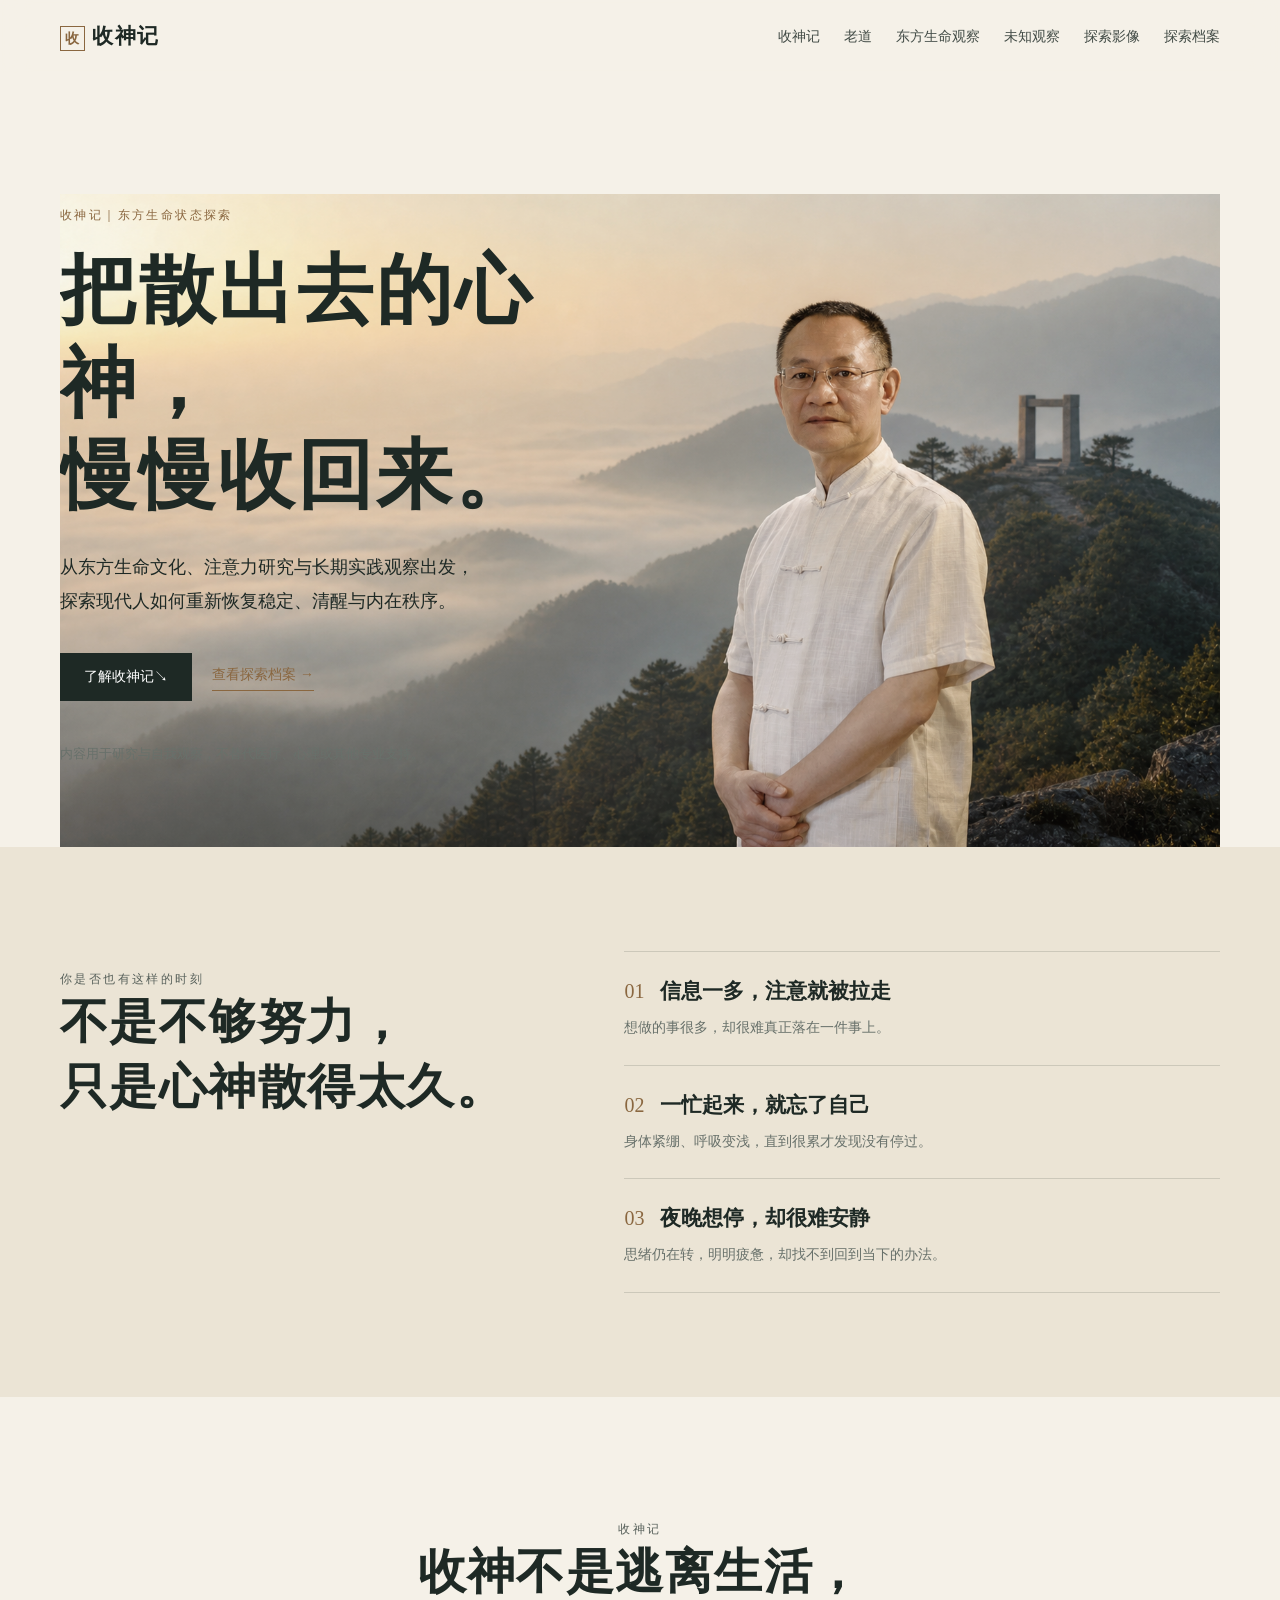
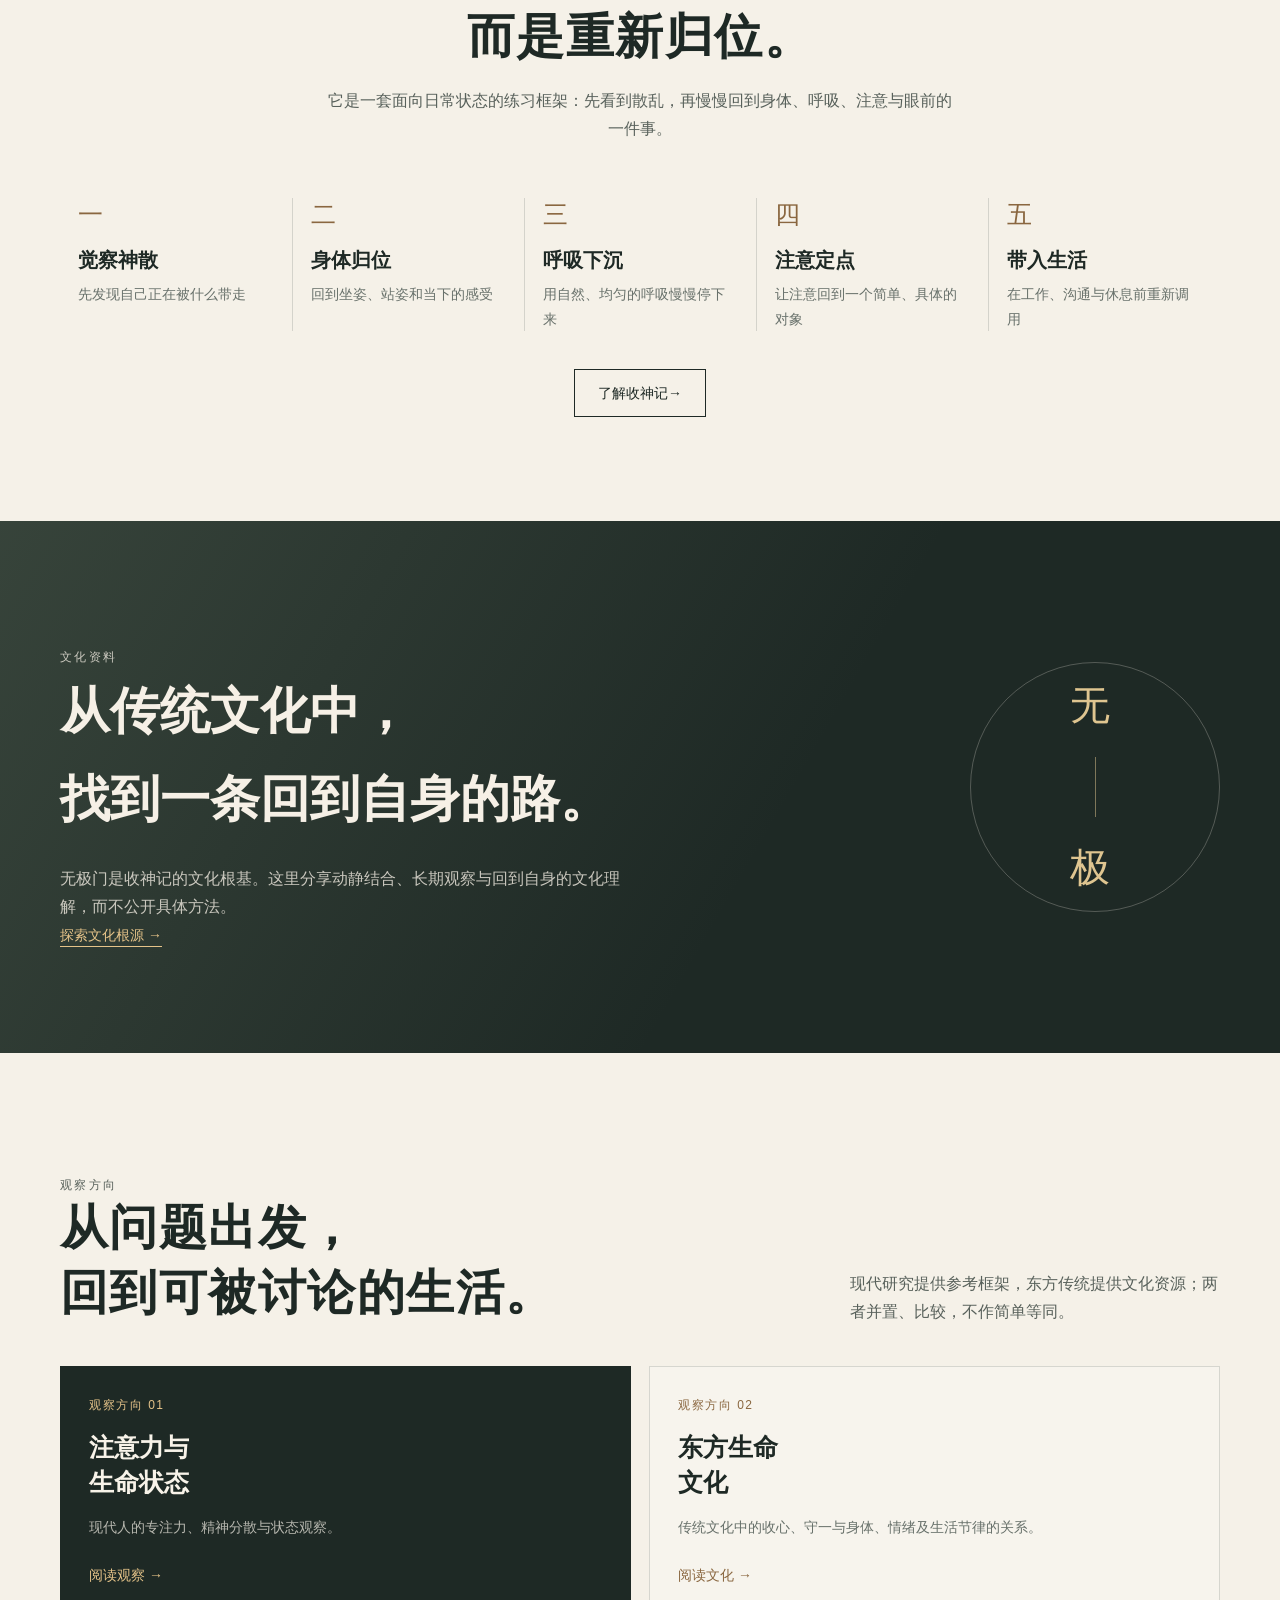
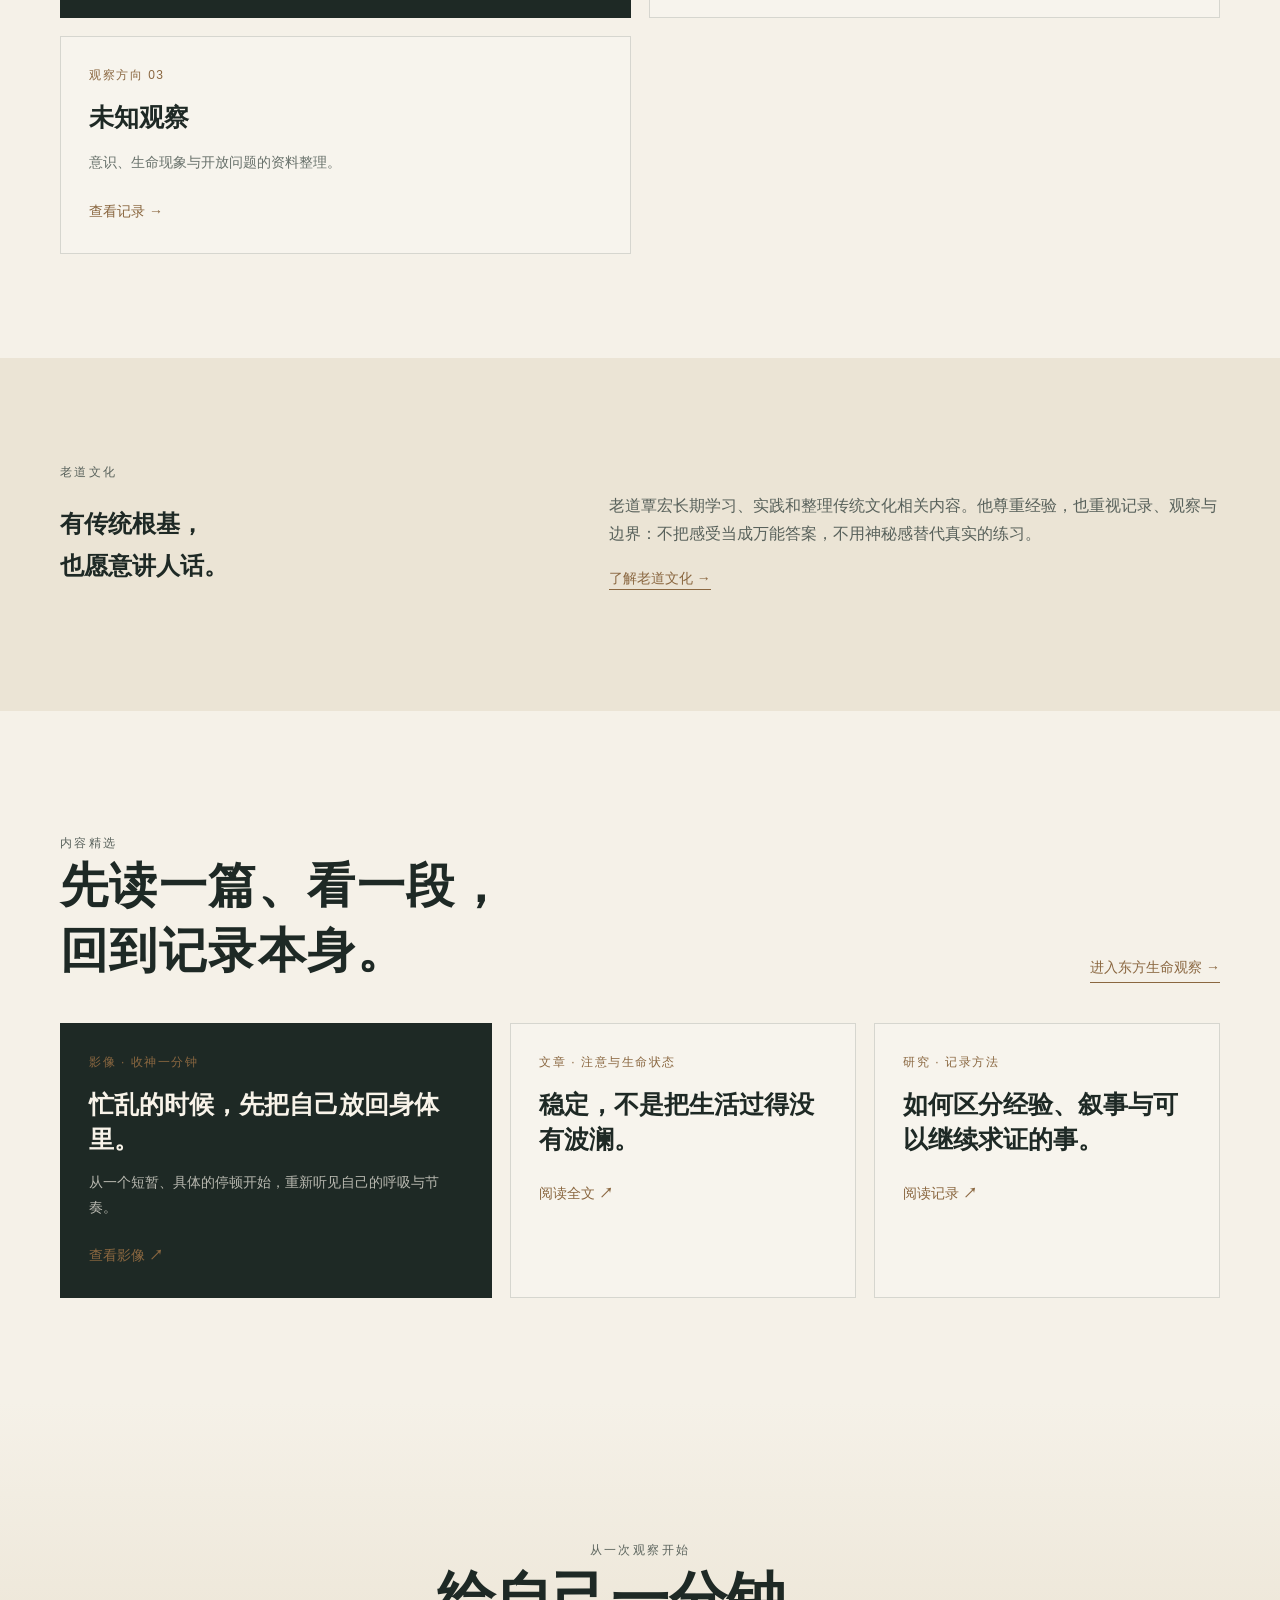
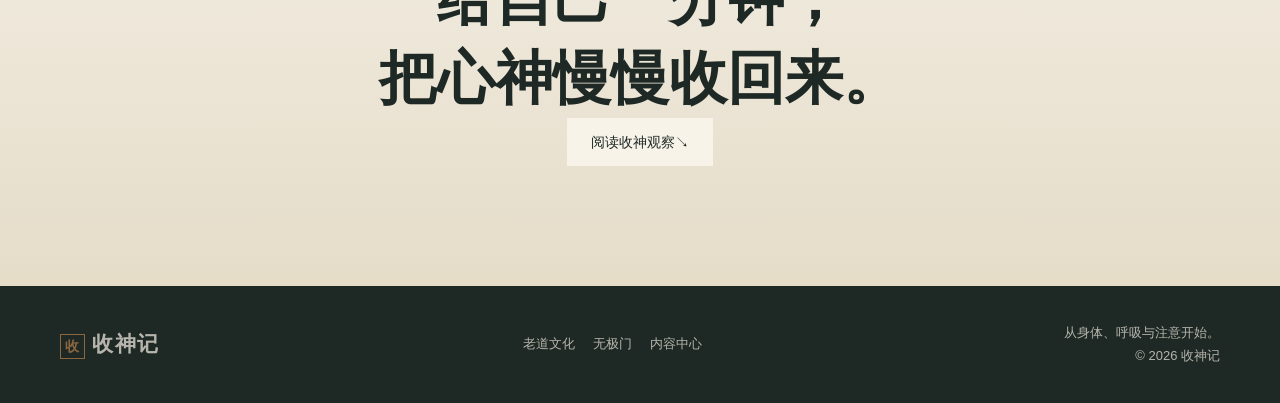
<file: index.html>
<!doctype html>
<html lang="zh-CN">
<head>
  <meta charset="utf-8">
  <meta name="viewport" content="width=device-width, initial-scale=1">
  <title>收神记｜把散出去的心神，慢慢收回来</title>
  <meta name="description" content="收神记由老道覃宏持续整理：以专注力与生命状态为观察方向，以现代研究为参考、东方传统为文化资源。">
  <meta name="author" content="收神记">
  <meta name="robots" content="index,follow">
  <link rel="canonical" href="https://shoushenji.cn/">
  <meta property="og:locale" content="zh_CN">
  <meta property="og:type" content="website">
  <meta property="og:site_name" content="收神记">
  <meta property="og:title" content="收神记｜把散出去的心神，慢慢收回来">
  <meta property="og:description" content="以专注力与生命状态为观察方向，以现代研究为参考、东方传统为文化资源。">
  <meta property="og:url" content="https://shoushenji.cn/">
  <meta property="og:image" content="https://shoushenji.cn/assets/laodao-home-hero-mountain.png">
  <meta property="og:image:alt" content="老道覃宏站在晨雾群山与远处的门前">
  <meta name="twitter:card" content="summary_large_image">
  <link rel="stylesheet" href="style.css">
  <link rel="stylesheet" href="overrides.css">
  <link rel="stylesheet" href="home-hero.css">
  <script type="application/ld+json">
  {"@context":"https://schema.org","@graph":[
    {"@type":"WebSite","@id":"https://shoushenji.cn/#website","url":"https://shoushenji.cn/","name":"收神记","inLanguage":"zh-CN"},
    {"@type":"Person","@id":"https://shoushenji.cn/#person","name":"老道覃宏","alternateName":["覃宏","老道"],"url":"https://shoushenji.cn/p/","image":"https://shoushenji.cn/assets/laodao-home-hero-mountain.png","description":"东方生命文化探索者，专注力与生命状态观察方向的长期记录者。"},
    {"@type":"WebPage","@id":"https://shoushenji.cn/#webpage","url":"https://shoushenji.cn/","name":"收神记｜把散出去的心神，慢慢收回来","isPartOf":{"@id":"https://shoushenji.cn/#website"},"about":{"@id":"https://shoushenji.cn/#person"},"inLanguage":"zh-CN"}
  ]}
  </script>
</head>
<body>
  <header class="site-header" data-header>
    <nav class="nav shell" aria-label="主导航">
      <a class="brand" href="./" aria-label="收神记首页"><span class="brand-mark">收</span><span>收神记</span></a>
      <button class="nav-toggle" type="button" data-nav-toggle aria-label="展开导航" aria-expanded="false" aria-controls="nav-links"><span>菜单</span><span class="nav-icon" aria-hidden="true"></span></button>
      <div class="nav-links" data-nav-links id="nav-links">
        <a href="shoushenji/">收神记</a><a href="p/">老道</a><a href="p/observations/">东方生命观察</a><a href="p/observations/?category=观察方法与未知观察">未知观察</a><a href="p/films/">探索影像</a><a href="p/archive/">探索档案</a>
      </div>
    </nav>
  </header>
  <main>
    <section class="hero hero--banner shell" id="top">
      <div class="hero-copy" data-reveal>
        <p class="eyebrow">收神记｜东方生命状态探索</p>
        <h1>把散出去的心神，<br>慢慢收回来。</h1>
        <p class="hero-lead">从东方生命文化、注意力研究与长期实践观察出发，探索现代人如何重新恢复稳定、清醒与内在秩序。</p>
        <div class="actions"><a class="button button-primary" href="shoushenji/">了解收神记 <span aria-hidden="true">↘</span></a><a class="text-link" href="p/archive/">查看探索档案 <span aria-hidden="true">→</span></a></div>
        <p class="hero-note">内容用于研究与自我观察，不替代医疗、心理或其他专业支持。</p>
      </div>
      <figure class="hero-portrait" data-reveal><div class="portrait-aura" aria-hidden="true"></div><img src="assets/laodao-home-hero-mountain.png" alt="老道覃宏站在晨雾群山与远处的门前" fetchpriority="high"><figcaption><span>东方生命文化探索者</span><strong>老道覃宏</strong></figcaption></figure>
    </section>
    <section class="section section-soft" aria-labelledby="state-title"><div class="shell section-grid"><div class="section-intro" data-reveal><p class="eyebrow">你是否也有这样的时刻</p><h2 id="state-title">不是不够努力，<br>只是心神散得太久。</h2></div><div class="state-list" data-reveal><article><span>01</span><h3>信息一多，注意就被拉走</h3><p>想做的事很多，却很难真正落在一件事上。</p></article><article><span>02</span><h3>一忙起来，就忘了自己</h3><p>身体紧绷、呼吸变浅，直到很累才发现没有停过。</p></article><article><span>03</span><h3>夜晚想停，却很难安静</h3><p>思绪仍在转，明明疲惫，却找不到回到当下的办法。</p></article></div></div></section>
    <section class="section shell" aria-labelledby="method-title"><div class="center-intro" data-reveal><p class="eyebrow">收神记</p><h2 id="method-title">收神不是逃离生活，<br>而是重新归位。</h2><p>它是一套面向日常状态的练习框架：先看到散乱，再慢慢回到身体、呼吸、注意与眼前的一件事。</p></div><ol class="steps" data-reveal><li><span>一</span><strong>觉察神散</strong><small>先发现自己正在被什么带走</small></li><li><span>二</span><strong>身体归位</strong><small>回到坐姿、站姿和当下的感受</small></li><li><span>三</span><strong>呼吸下沉</strong><small>用自然、均匀的呼吸慢慢停下来</small></li><li><span>四</span><strong>注意定点</strong><small>让注意回到一个简单、具体的对象</small></li><li><span>五</span><strong>带入生活</strong><small>在工作、沟通与休息前重新调用</small></li></ol><div class="center-action" data-reveal><a class="button button-outline" href="shoushenji/">了解收神记 <span aria-hidden="true">→</span></a></div></section>
    <section class="section root-section"><div class="shell root-card" data-reveal><div class="root-copy"><p class="eyebrow">文化资料</p><h2>从传统文化中，<br>找到一条回到自身的路。</h2><p>无极门是收神记的文化根基。这里分享动静结合、长期观察与回到自身的文化理解，而不公开具体方法。</p><a class="text-link" href="wuji/">探索文化根源 <span aria-hidden="true">→</span></a></div><div class="root-symbol" aria-hidden="true"><span>无</span><i></i><span>极</span></div></div></section>
    <section class="section shell" aria-labelledby="entry-title"><div class="section-heading" data-reveal><div><p class="eyebrow">观察方向</p><h2 id="entry-title">从问题出发，<br>回到可被讨论的生活。</h2></div><p>现代研究提供参考框架，东方传统提供文化资源；两者并置、比较，不作简单等同。</p></div><div class="entry-grid" data-reveal><article class="entry-card entry-card-dark"><p>观察方向 01</p><h3>注意力与<br>生命状态</h3><span>现代人的专注力、精神分散与状态观察。</span><a href="p/observations/">阅读观察 <b aria-hidden="true">→</b></a></article><article class="entry-card"><p>观察方向 02</p><h3>东方生命<br>文化</h3><span>传统文化中的收心、守一与身体、情绪及生活节律的关系。</span><a href="p/observations/">阅读文化 <b aria-hidden="true">→</b></a></article><article class="entry-card"><p>观察方向 03</p><h3>未知观察</h3><span>意识、生命现象与开放问题的资料整理。</span><a href="p/observations/?category=观察方法与未知观察">查看记录 <b aria-hidden="true">→</b></a></article></div></section>
    <section class="section section-soft" aria-labelledby="about-title"><div class="shell about-strip" data-reveal><div><p class="eyebrow">老道文化</p><h2 id="about-title">有传统根基，<br>也愿意讲人话。</h2></div><div><p>老道覃宏长期学习、实践和整理传统文化相关内容。他尊重经验，也重视记录、观察与边界：不把感受当成万能答案，不用神秘感替代真实的练习。</p><a class="text-link" href="about/">了解老道文化 <span aria-hidden="true">→</span></a></div></div></section>
    <section class="section shell" aria-labelledby="insight-title"><div class="section-heading" data-reveal><div><p class="eyebrow">内容精选</p><h2 id="insight-title">先读一篇、看一段，<br>回到记录本身。</h2></div><a class="text-link" href="p/observations/">进入东方生命观察 <span aria-hidden="true">→</span></a></div><div class="content-grid" data-reveal><article class="content-card featured-content"><span>影像 · 收神一分钟</span><h3>忙乱的时候，先把自己放回身体里。</h3><p>从一个短暂、具体的停顿开始，重新听见自己的呼吸与节奏。</p><a href="p/films/">查看影像 <b aria-hidden="true">↗</b></a></article><article class="content-card"><span>文章 · 注意与生命状态</span><h3>稳定，不是把生活过得没有波澜。</h3><a href="p/observations/">阅读全文 <b aria-hidden="true">↗</b></a></article><article class="content-card"><span>研究 · 记录方法</span><h3>如何区分经验、叙事与可以继续求证的事。</h3><a href="p/archive/">阅读记录 <b aria-hidden="true">↗</b></a></article></div></section>
    <section class="closing"><div class="shell closing-inner" data-reveal><p class="eyebrow">从一次观察开始</p><h2>给自己一分钟，<br>把心神慢慢收回来。</h2><a class="button button-light" href="shoushenji/#observation">阅读收神观察 <span aria-hidden="true">↘</span></a></div></section>
  </main>
  <footer class="footer"><div class="shell footer-grid"><a class="brand" href="./"><span class="brand-mark">收</span><span>收神记</span></a><div><a href="about/">老道文化</a><a href="wuji/">无极门</a><a href="insights/">内容中心</a></div><p>从身体、呼吸与注意开始。<br>© <span data-year></span> 收神记</p></div></footer>
  <script src="script.js"></script>
</body>
</html>
</file>
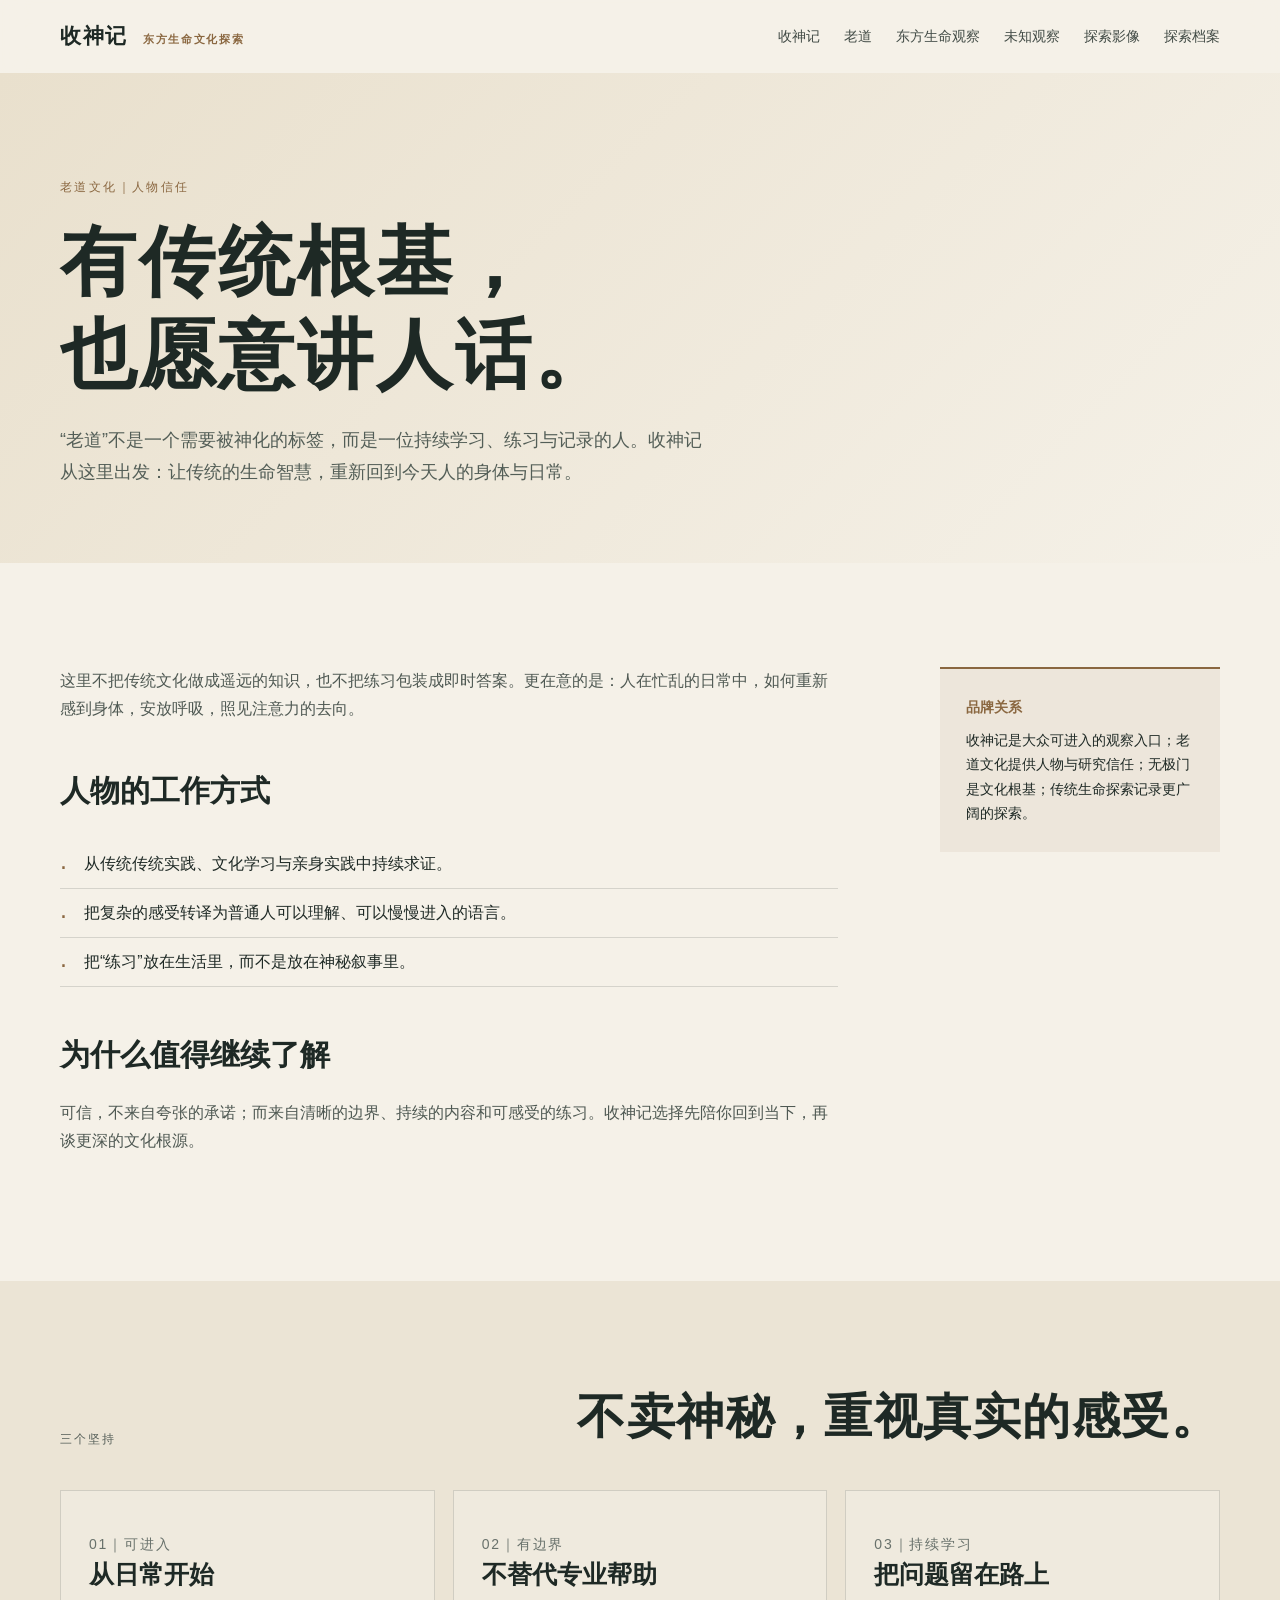
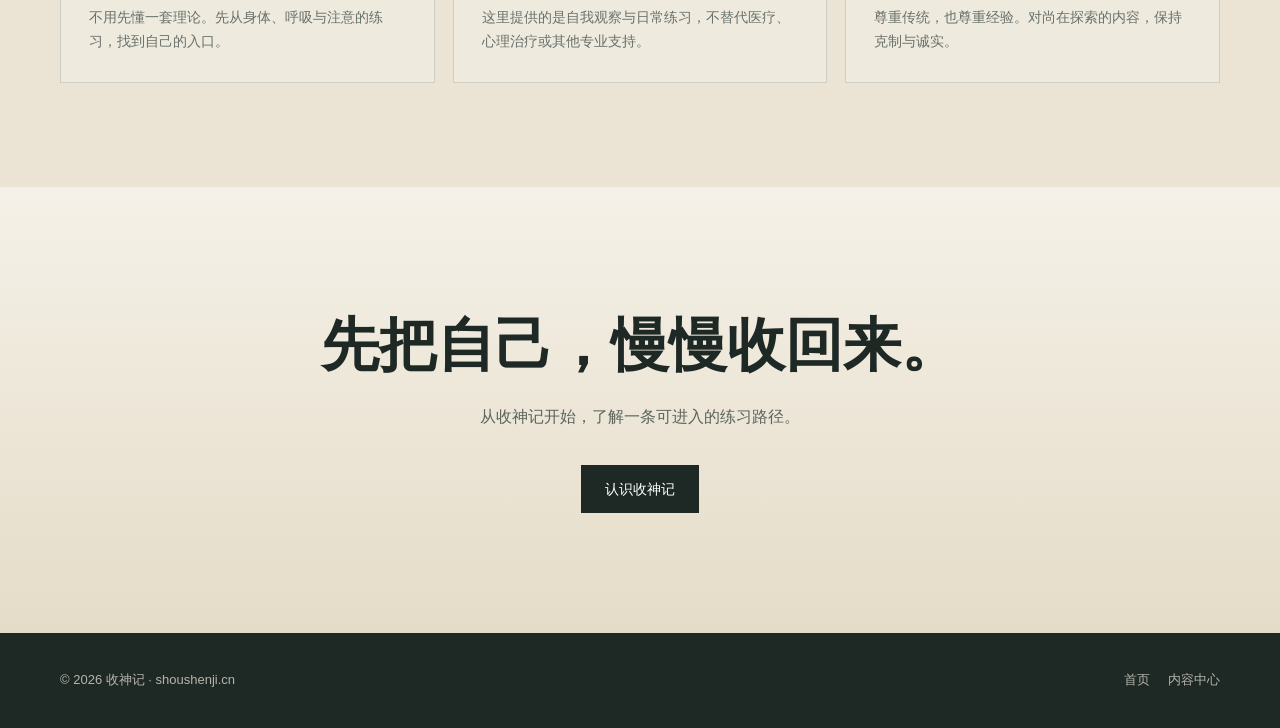
<file: about/index.html>
<!doctype html>
<html lang="zh-CN">
<head>
  <meta charset="utf-8"><meta name="viewport" content="width=device-width,initial-scale=1">
  <title>老道文化｜收神记</title><meta name="description" content="了解收神记背后的老道文化：以身体、呼吸与注意为可进入的东方生命练习。">
  <link rel="canonical" href="https://shoushenji.cn/about/"><link rel="stylesheet" href="../style.css"><link rel="stylesheet" href="../overrides.css">
</head>
<body>
<header class="site-header" data-header><div class="shell nav"><a class="brand" href="../">收神记 <small>东方生命文化探索</small></a><button class="nav-toggle" data-nav-toggle aria-label="展开导航" aria-expanded="false"><span class="nav-icon"></span></button><nav class="nav-links" data-nav-links><a href="../shoushenji/">收神记</a><a href="../p/">老道</a><a href="../p/observations/">东方生命观察</a><a href="../p/observations/?category=观察方法与未知观察">未知观察</a><a href="../p/films/">探索影像</a><a href="../p/archive/">探索档案</a></nav></div></header>
<main>
  <section class="page-hero"><div class="shell" data-reveal><p class="eyebrow">老道文化｜人物信任</p><h1>有传统根基，<br>也愿意讲人话。</h1><p class="page-lead">“老道”不是一个需要被神化的标签，而是一位持续学习、练习与记录的人。收神记从这里出发：让传统的生命智慧，重新回到今天人的身体与日常。</p></div></section>
  <section class="section"><div class="shell prose-layout"><main data-reveal><p>这里不把传统文化做成遥远的知识，也不把练习包装成即时答案。更在意的是：人在忙乱的日常中，如何重新感到身体，安放呼吸，照见注意力的去向。</p><h2>人物的工作方式</h2><ul class="list-check"><li>从传统传统实践、文化学习与亲身实践中持续求证。</li><li>把复杂的感受转译为普通人可以理解、可以慢慢进入的语言。</li><li>把“练习”放在生活里，而不是放在神秘叙事里。</li></ul><h2>为什么值得继续了解</h2><p>可信，不来自夸张的承诺；而来自清晰的边界、持续的内容和可感受的练习。收神记选择先陪你回到当下，再谈更深的文化根源。</p></main><aside class="side-note" data-reveal><strong>品牌关系</strong>收神记是大众可进入的观察入口；老道文化提供人物与研究信任；无极门是文化根基；传统生命探索记录更广阔的探索。</aside></div></section>
  <section class="section section-soft"><div class="shell"><div class="section-heading" data-reveal><p class="section-label">三个坚持</p><h2>不卖神秘，重视真实的感受。</h2></div><div class="principle-grid" data-reveal><article class="principle-card"><p class="card-kicker">01｜可进入</p><h3>从日常开始</h3><p>不用先懂一套理论。先从身体、呼吸与注意的练习，找到自己的入口。</p></article><article class="principle-card"><p class="card-kicker">02｜有边界</p><h3>不替代专业帮助</h3><p>这里提供的是自我观察与日常练习，不替代医疗、心理治疗或其他专业支持。</p></article><article class="principle-card"><p class="card-kicker">03｜持续学习</p><h3>把问题留在路上</h3><p>尊重传统，也尊重经验。对尚在探索的内容，保持克制与诚实。</p></article></div></div></section>
  <section class="closing"><div class="shell" data-reveal><h2>先把自己，慢慢收回来。</h2><p>从收神记开始，了解一条可进入的练习路径。</p><div class="actions" style="justify-content:center"><a class="button" href="../shoushenji/">认识收神记</a></div></div></section>
</main><footer class="site-footer"><div class="shell footer-inner"><p>© <span data-year></span> 收神记 · shoushenji.cn</p><div class="footer-links"><a href="../">首页</a><a href="../insights/">内容中心</a></div></div></footer><script src="../script.js"></script>
</body></html>
</file>
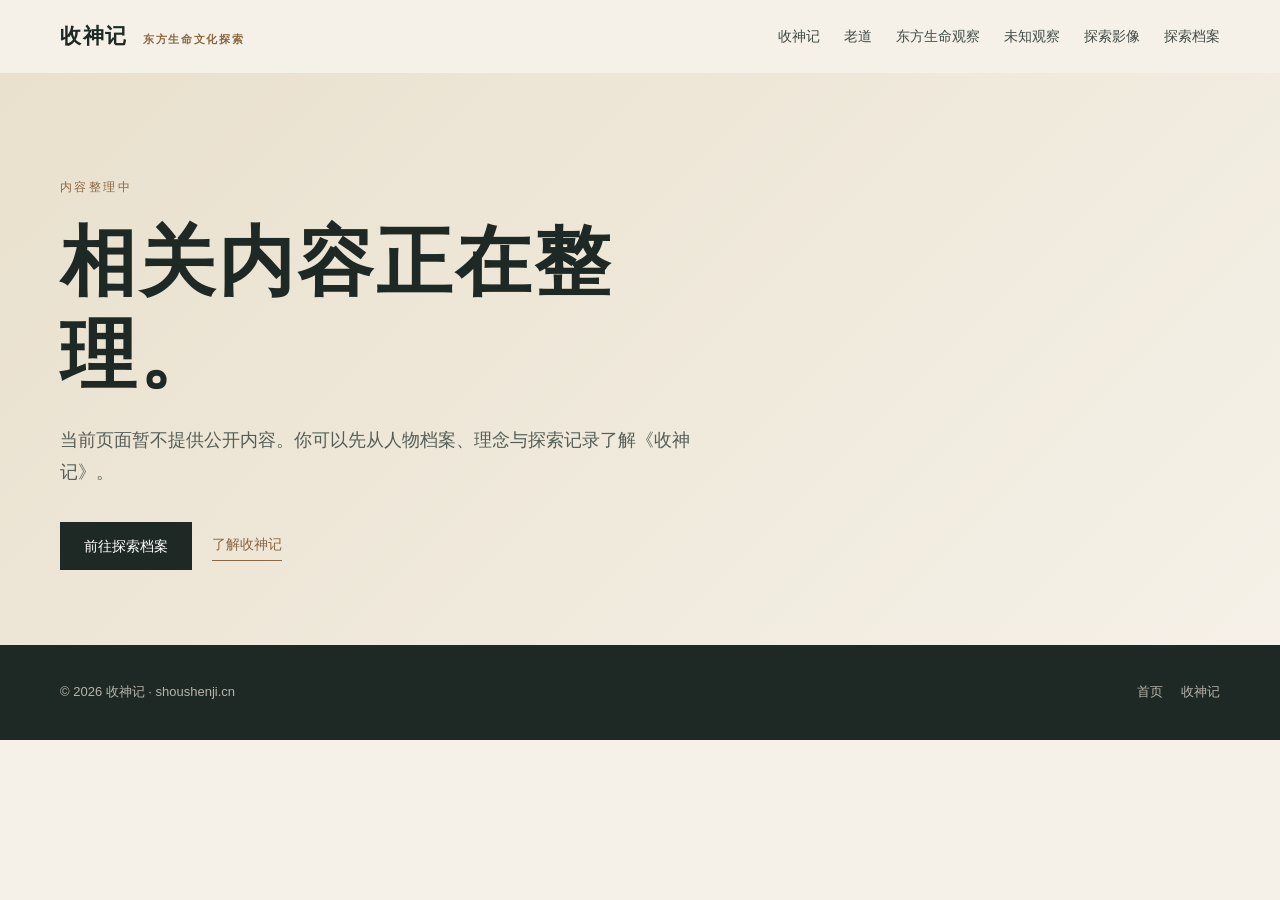
<file: courses/index.html>
<!doctype html>
<html lang="zh-CN"><head><meta charset="utf-8"><meta name="viewport" content="width=device-width,initial-scale=1"><title>内容整理中｜收神记</title><meta name="description" content="相关内容正在整理。"><meta name="robots" content="noindex,nofollow"><link rel="canonical" href="https://shoushenji.cn/courses/"><link rel="stylesheet" href="../style.css"><link rel="stylesheet" href="../overrides.css"></head>
<body><header class="site-header" data-header><div class="shell nav"><a class="brand" href="../">收神记 <small>东方生命文化探索</small></a><button class="nav-toggle" data-nav-toggle aria-label="展开导航" aria-expanded="false"><span class="nav-icon"></span></button><nav class="nav-links" data-nav-links><a href="../shoushenji/">收神记</a><a href="../p/">老道</a><a href="../p/observations/">东方生命观察</a><a href="../p/observations/?category=观察方法与未知观察">未知观察</a><a href="../p/films/">探索影像</a><a href="../p/archive/">探索档案</a></nav></div></header>
<main><section class="page-hero"><div class="shell" data-reveal><p class="eyebrow">内容整理中</p><h1>相关内容正在整理。</h1><p class="page-lead">当前页面暂不提供公开内容。你可以先从人物档案、理念与探索记录了解《收神记》。</p><div class="actions"><a class="button" href="../p/">前往探索档案</a><a class="text-link" href="../shoushenji/">了解收神记</a></div></div></section></main>
<footer class="site-footer"><div class="shell footer-inner"><p>© <span data-year></span> 收神记 · shoushenji.cn</p><div class="footer-links"><a href="../">首页</a><a href="../shoushenji/">收神记</a></div></div></footer><script src="../script.js"></script></body></html>
</file>
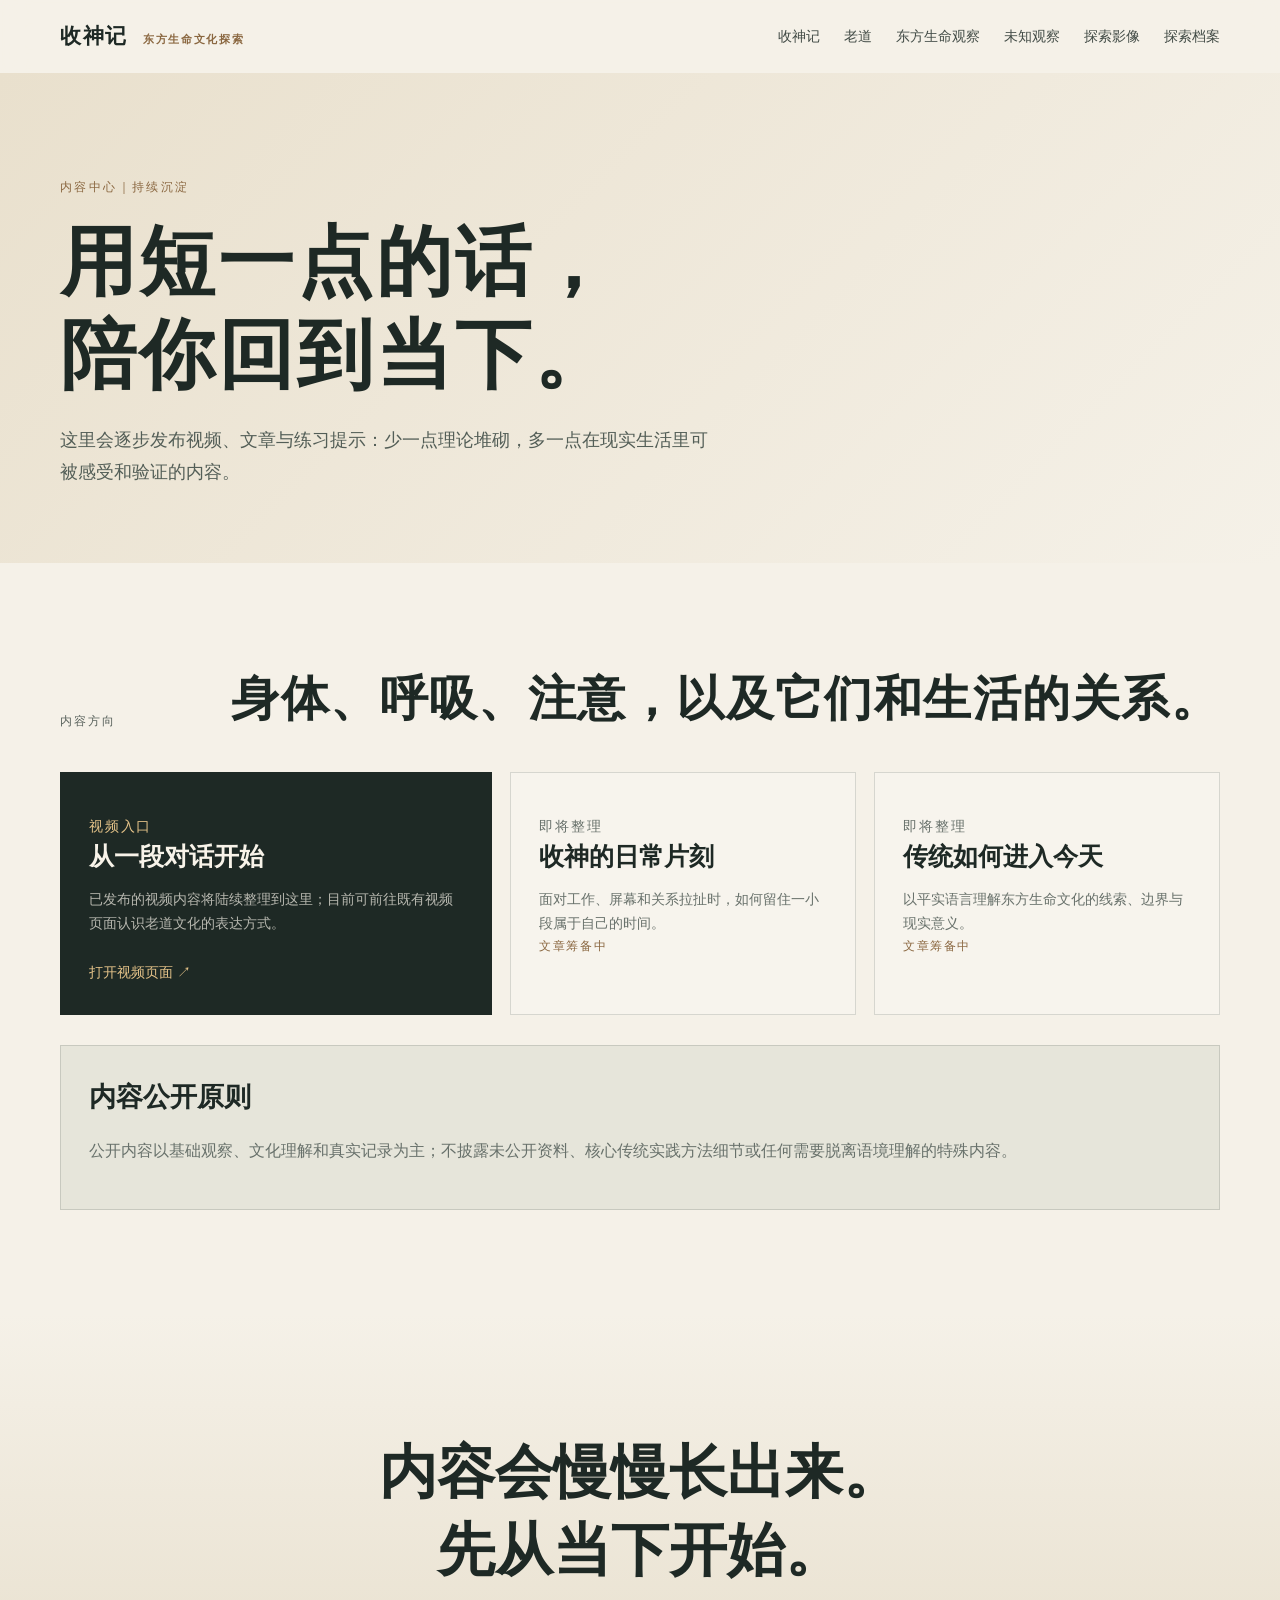
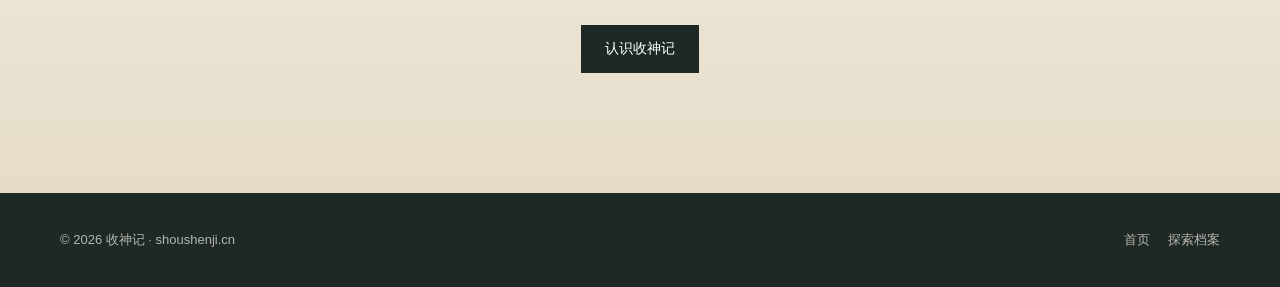
<file: insights/index.html>
<!doctype html>
<html lang="zh-CN"><head><meta charset="utf-8"><meta name="viewport" content="width=device-width,initial-scale=1"><title>内容中心｜收神记</title><meta name="description" content="收神记内容中心：持续沉淀与身体、呼吸、注意及东方生命文化有关的视频和文章。"><link rel="canonical" href="https://shoushenji.cn/insights/"><link rel="stylesheet" href="../style.css"><link rel="stylesheet" href="../overrides.css"></head>
<body><header class="site-header" data-header><div class="shell nav"><a class="brand" href="../">收神记 <small>东方生命文化探索</small></a><button class="nav-toggle" data-nav-toggle aria-label="展开导航" aria-expanded="false"><span class="nav-icon"></span></button><nav class="nav-links" data-nav-links><a href="../shoushenji/">收神记</a><a href="../p/">老道</a><a href="../p/observations/">东方生命观察</a><a href="../p/observations/?category=观察方法与未知观察">未知观察</a><a href="../p/films/">探索影像</a><a href="../p/archive/">探索档案</a></nav></div></header>
<main><section class="page-hero"><div class="shell" data-reveal><p class="eyebrow">内容中心｜持续沉淀</p><h1>用短一点的话，<br>陪你回到当下。</h1><p class="page-lead">这里会逐步发布视频、文章与练习提示：少一点理论堆砌，多一点在现实生活里可被感受和验证的内容。</p></div></section>
<section class="section"><div class="shell"><div class="section-heading" data-reveal><p class="section-label">内容方向</p><h2>身体、呼吸、注意，以及它们和生活的关系。</h2></div><div class="content-grid" data-reveal><article class="content-card featured-content"><p class="card-kicker">视频入口</p><h3>从一段对话开始</h3><p>已发布的视频内容将陆续整理到这里；目前可前往既有视频页面认识老道文化的表达方式。</p><a class="card-link" target="_blank" rel="noopener" href="https://www.bilibili.com/video/BV1Ts7A6vEZb/">打开视频页面 ↗</a></article><article class="content-card"><p class="card-kicker">即将整理</p><h3>收神的日常片刻</h3><p>面对工作、屏幕和关系拉扯时，如何留住一小段属于自己的时间。</p><span class="card-link">文章筹备中</span></article><article class="content-card"><p class="card-kicker">即将整理</p><h3>传统如何进入今天</h3><p>以平实语言理解东方生命文化的线索、边界与现实意义。</p><span class="card-link">文章筹备中</span></article></div><div class="research-note" data-reveal><h2>内容公开原则</h2><p>公开内容以基础观察、文化理解和真实记录为主；不披露未公开资料、核心传统实践方法细节或任何需要脱离语境理解的特殊内容。</p></div></div></section>
<section class="closing"><div class="shell" data-reveal><h2>内容会慢慢长出来。<br>先从当下开始。</h2><div class="actions" style="justify-content:center"><a class="button" href="../shoushenji/">认识收神记</a></div></div></section></main>
<footer class="site-footer"><div class="shell footer-inner"><p>© <span data-year></span> 收神记 · shoushenji.cn</p><div class="footer-links"><a href="../">首页</a><a href="../p/">探索档案</a></div></div></footer><script src="../script.js"></script></body></html>
</file>
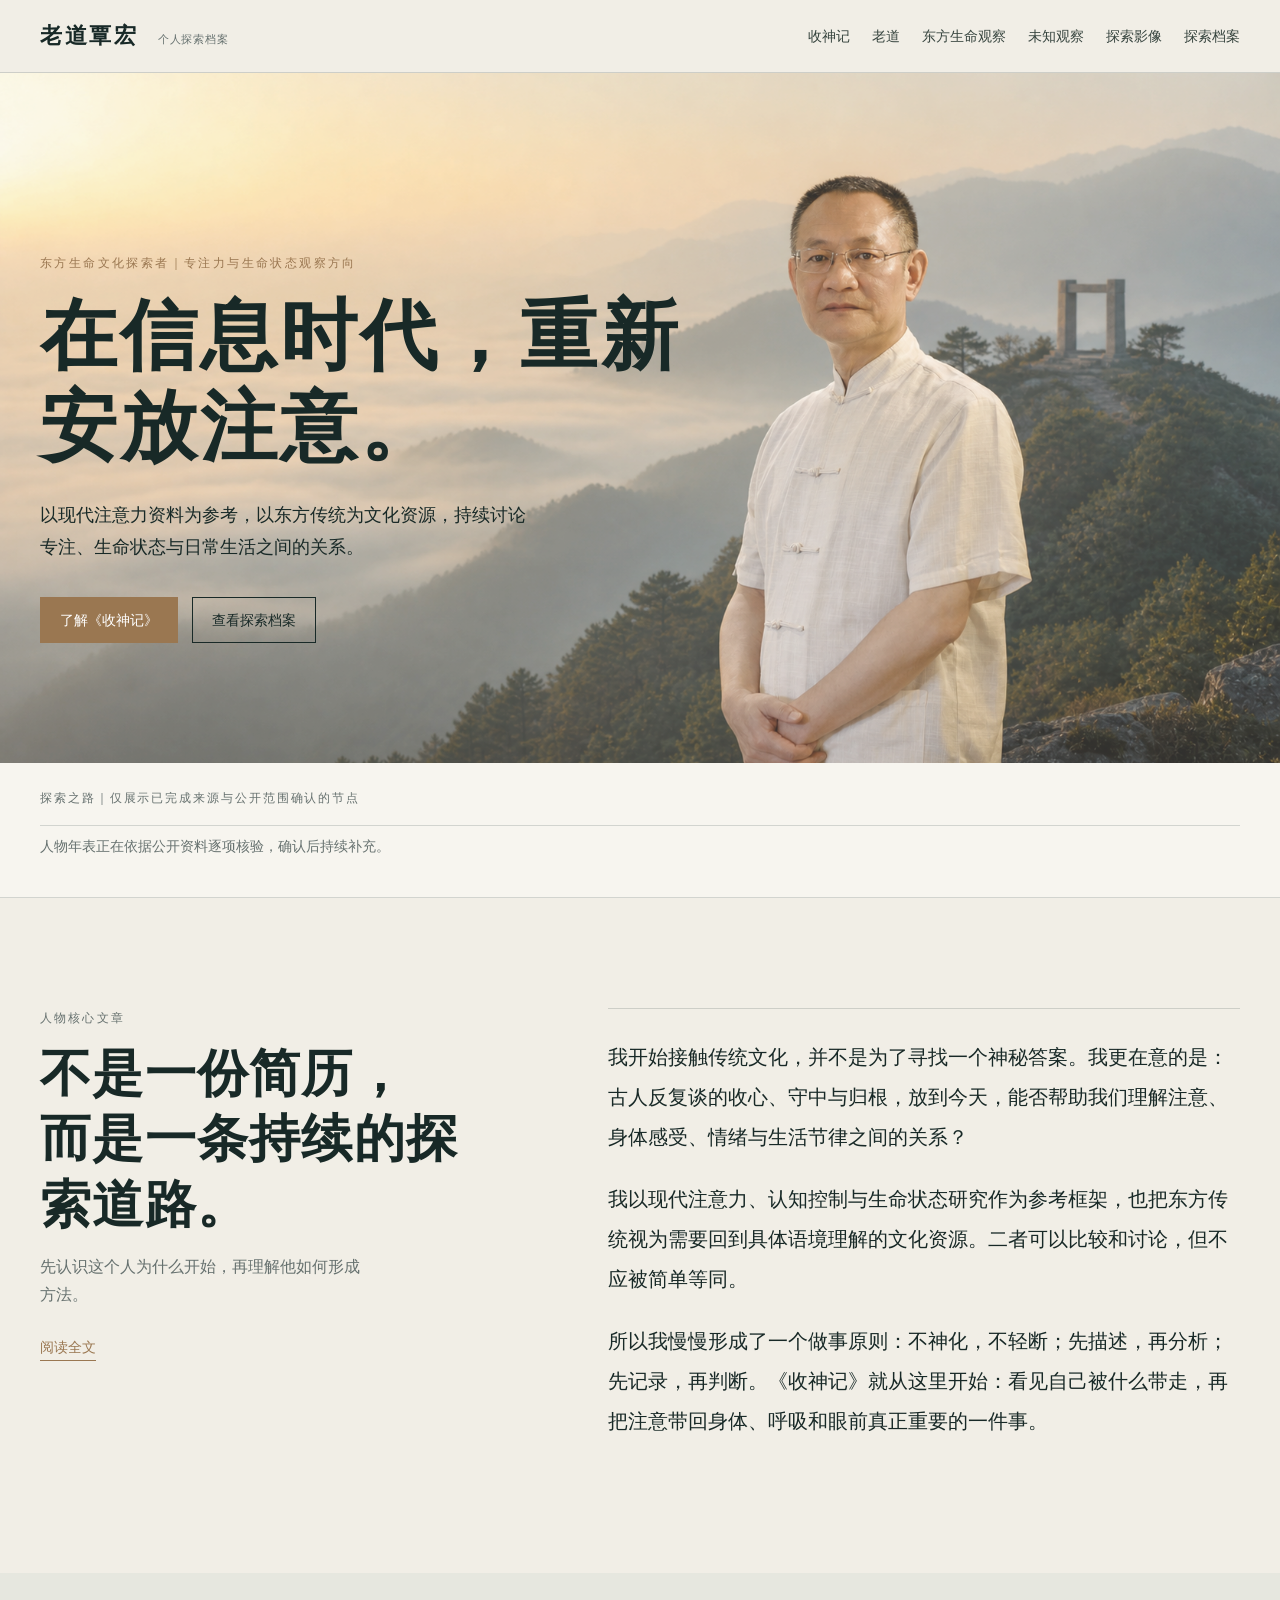
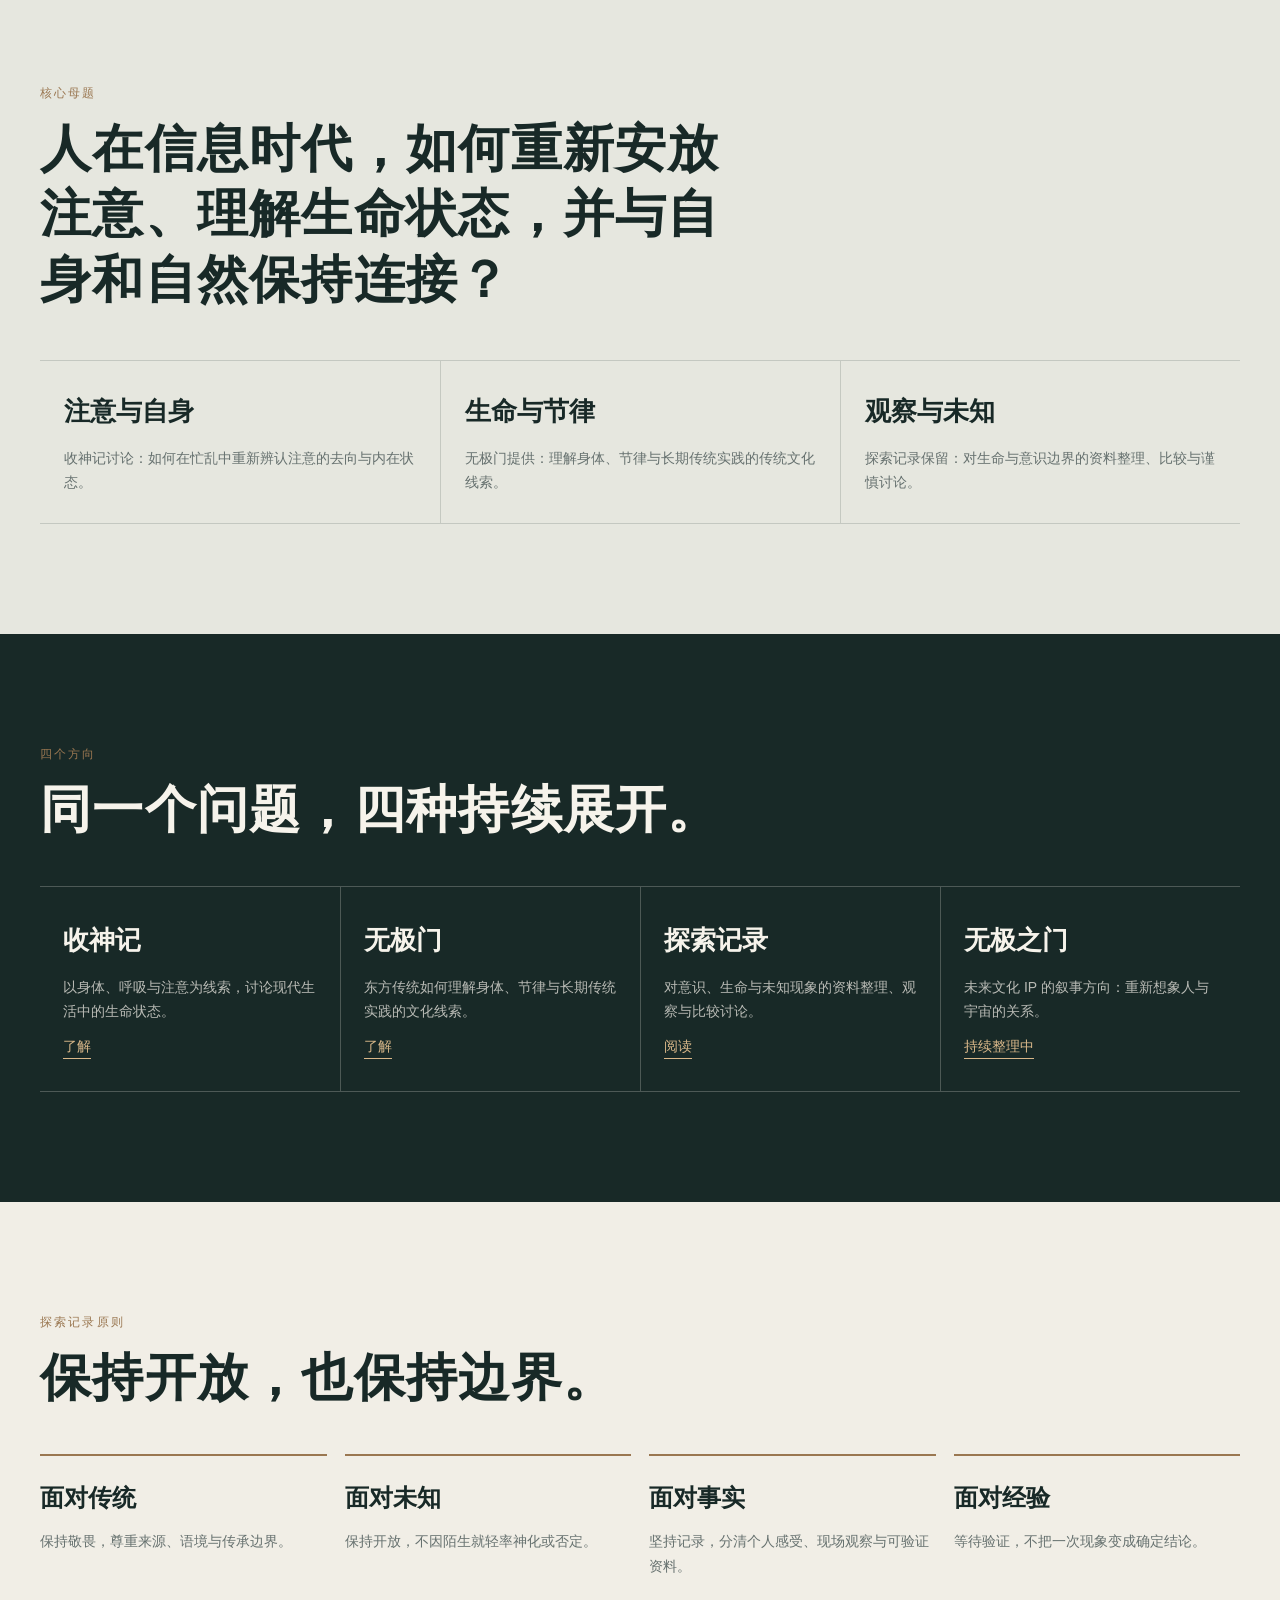
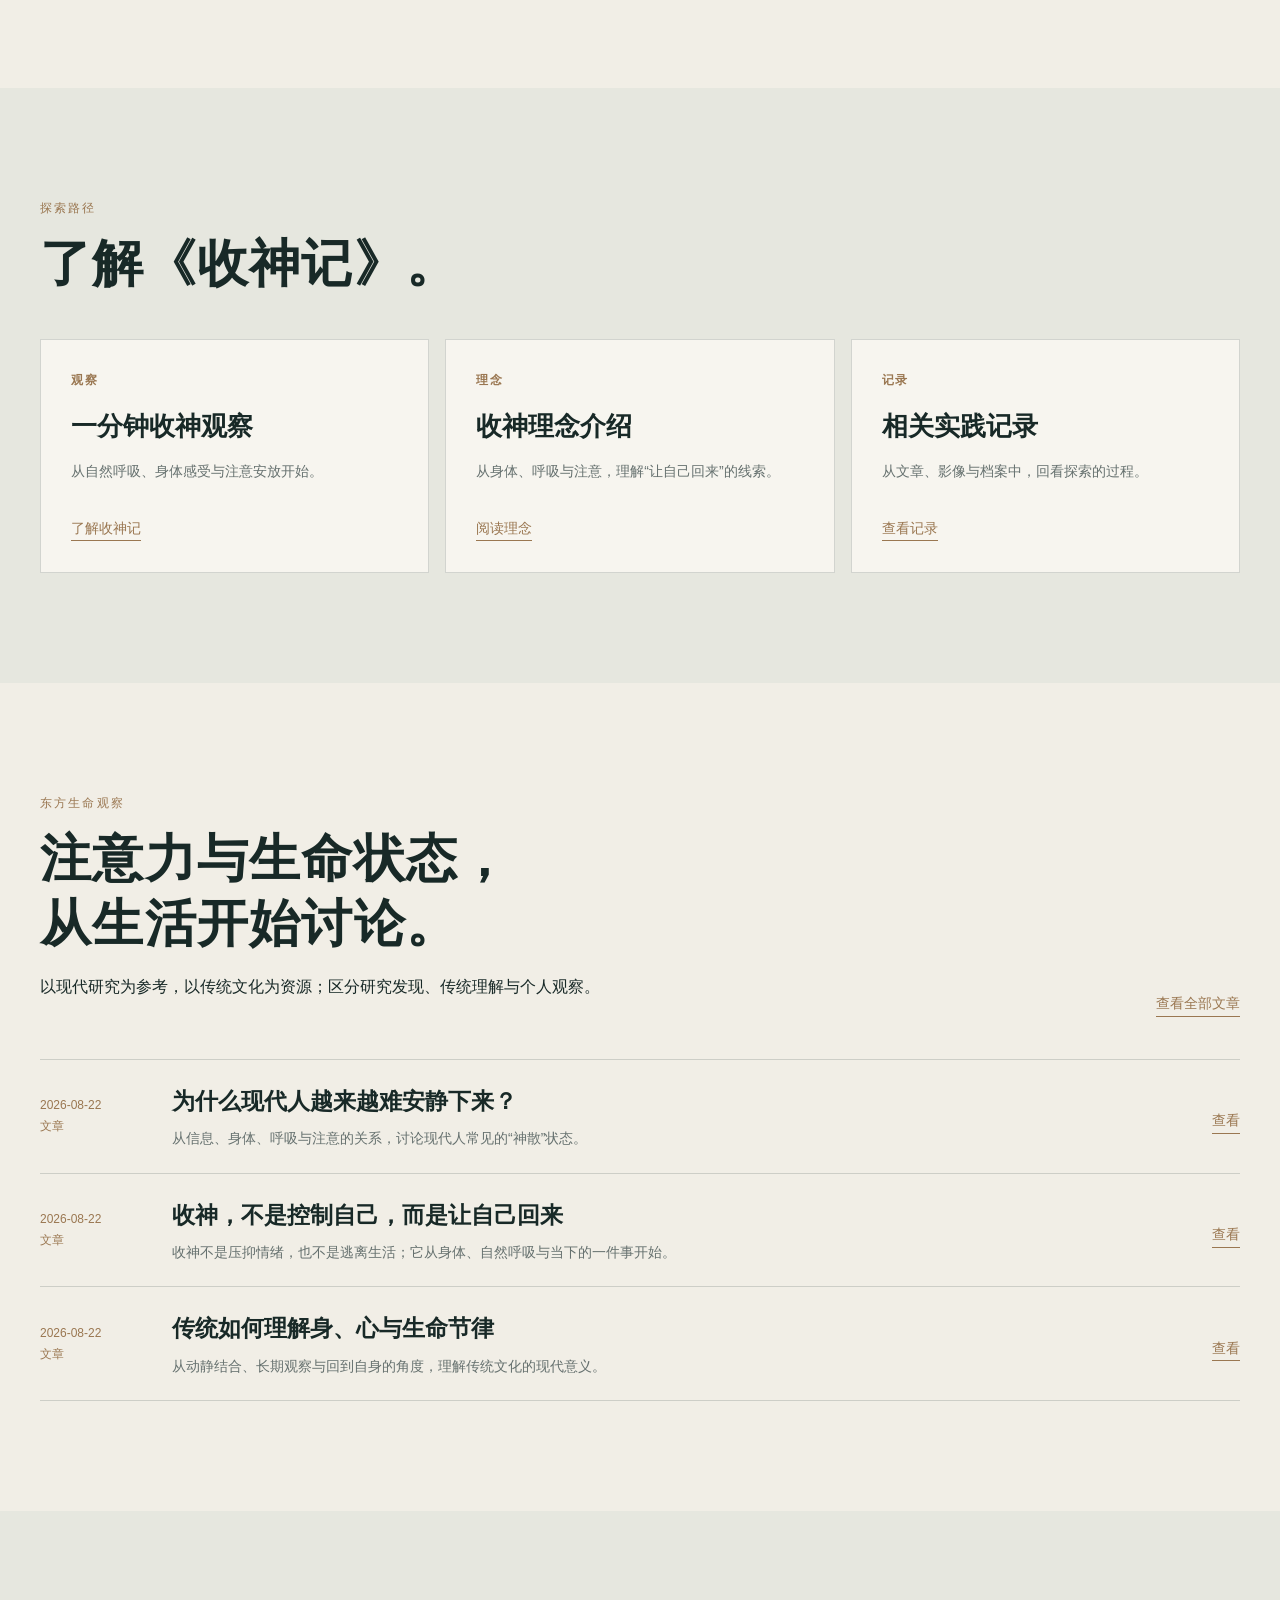
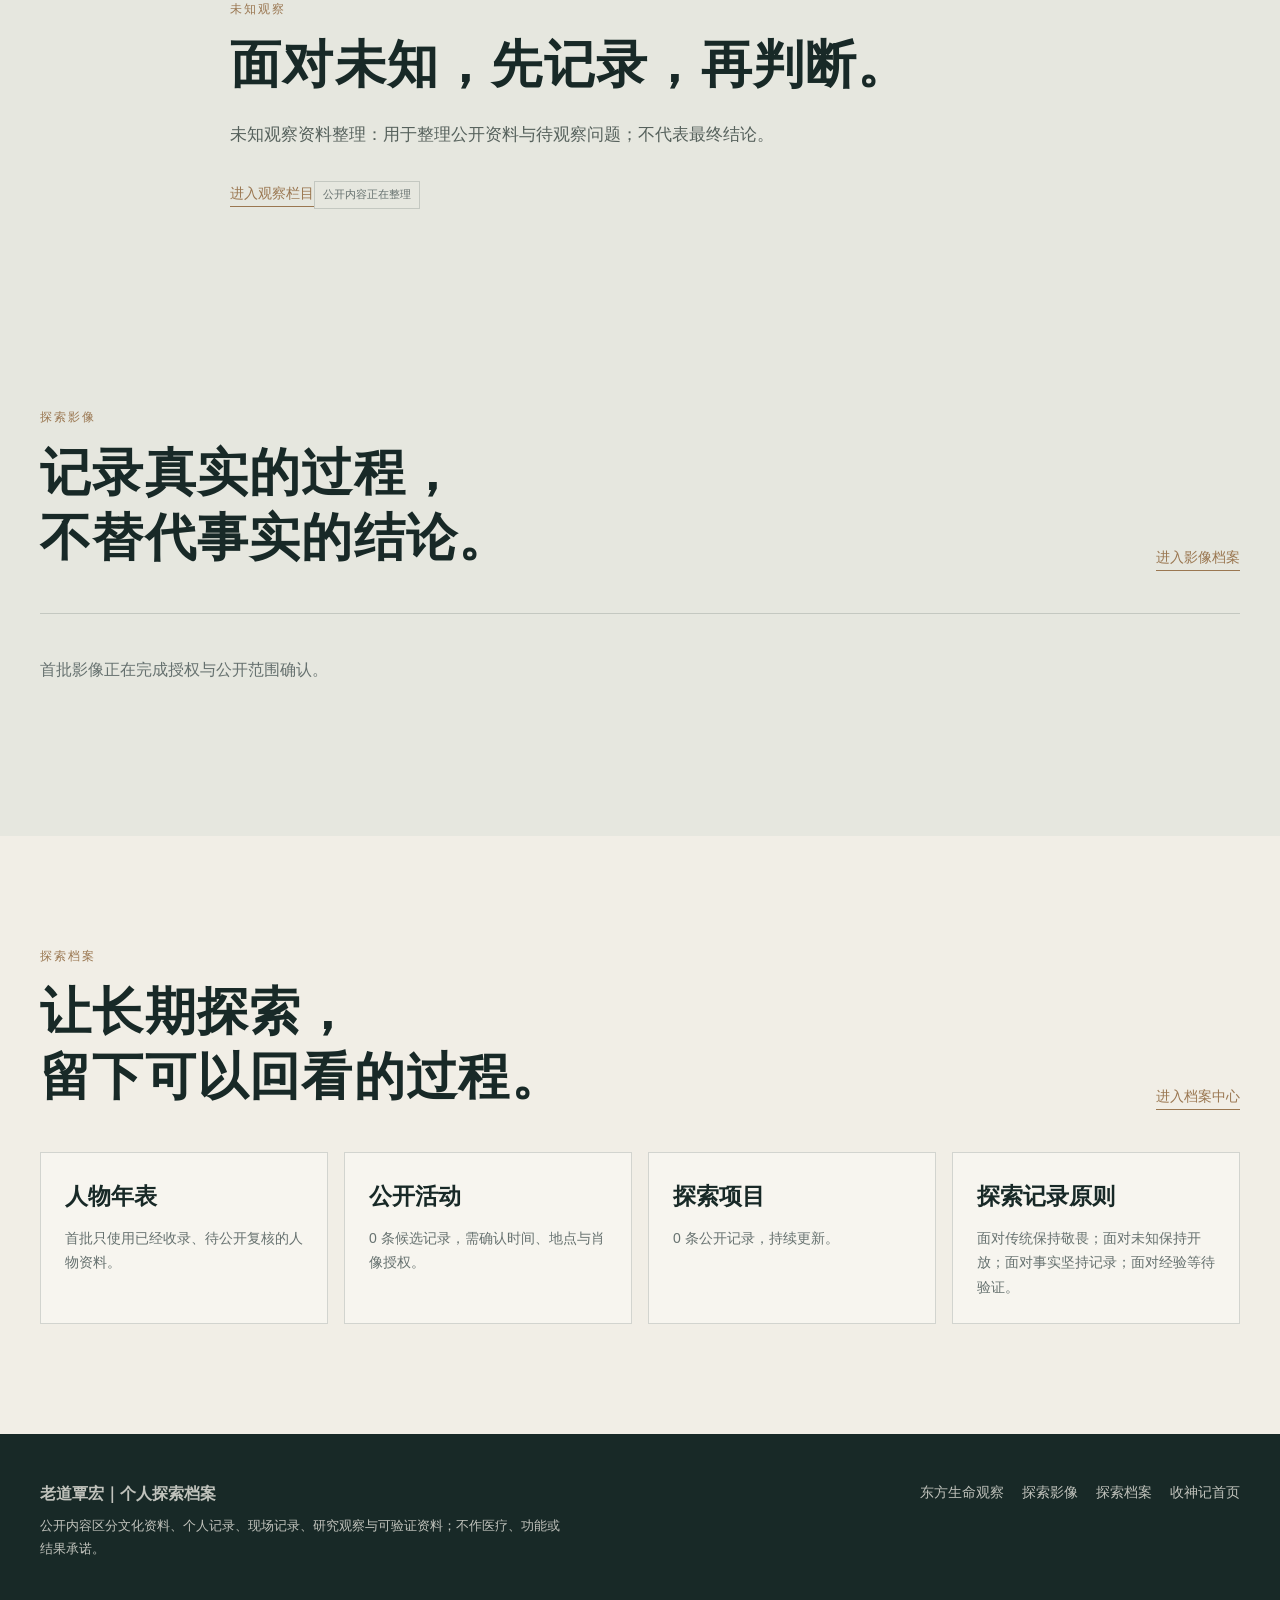
<file: p/index.html>
<!doctype html>
<html lang="zh-CN">
<head>
  <meta charset="utf-8">
  <meta name="viewport" content="width=device-width,initial-scale=1">
  <title>老道覃宏｜东方生命文化探索者</title>
  <meta name="description" content="老道覃宏个人探索档案中心：以专注力与生命状态为观察方向，以现代资料为参考、东方传统为文化资源，持续整理观察与记录。">
  <link rel="canonical" href="https://shoushenji.cn/p/">
  <link rel="stylesheet" href="p.css">
  <link rel="stylesheet" href="p-content.css">
</head>
<body data-content-root="../content-public">
  <header class="p-header">
    <div class="p-shell p-nav">
      <a class="p-brand" href="./">老道覃宏 <small>个人探索档案</small></a>
      <button class="p-menu" type="button" data-p-menu aria-label="展开导航">菜单</button>
      <nav class="p-nav-links" data-p-nav aria-label="个人档案导航">
        <a href="../shoushenji/">收神记</a><a href="./">老道</a><a href="observations/">东方生命观察</a><a href="observations/?category=观察方法与未知观察">未知观察</a><a href="films/">探索影像</a><a href="archive/">探索档案</a>
      </nav>
    </div>
  </header>
  <main>
    <section class="p-hero p-hero--portrait" aria-labelledby="hero-title">
      <img class="p-hero-bg" src="../assets/p/hero/laodao-upright-v4.png" alt="老道覃宏站在晨雾群山与远处的门前">
      <div class="p-shell p-hero-inner">
        <div class="p-hero-copy">
          <p class="p-kicker" data-home-kicker>东方生命文化探索者｜专注力与生命状态观察方向</p>
          <h1 id="hero-title" data-home-title>在信息时代，重新安放注意。</h1>
          <p class="p-hero-lead" data-home-lead>以现代注意力研究为参考，以东方传统为文化资源，持续讨论专注、生命状态与日常生活之间的关系。</p>
          <div class="p-hero-actions"><a class="p-button" href="../shoushenji/">了解《收神记》</a><a class="p-button p-button-quiet" href="archive/">查看探索档案</a></div>
        </div>
      </div>
    </section>

    <section class="p-evidence" aria-label="探索证据带">
      <div class="p-shell p-evidence-inner">
        <p class="p-evidence-title">探索之路｜仅展示已完成来源与公开范围确认的节点</p>
        <div class="p-timeline" data-timeline><p class="p-empty">人物年表正在依据原始资料逐项核验，确认后持续补充。</p></div>
      </div>
    </section>

    <section class="p-section" id="path">
      <div class="p-shell p-manifesto">
        <div class="p-manifesto-copy"><p class="p-section-label">人物核心文章</p><h2>不是一份简历，<br>而是一条持续的探索道路。</h2><p>先认识这个人为什么开始，再理解他如何形成方法。</p><a class="p-link" href="observations/article.html?slug=why-i-explore-life">阅读全文</a></div>
        <div class="p-manifesto-body"><p>我开始接触传统文化，并不是为了寻找一个神秘答案。我更在意的是：古人反复谈的收心、守中与归根，放到今天，能否帮助我们理解注意、身体感受、情绪与生活节律之间的关系？</p><p>我以现代注意力、认知控制与生命状态研究作为参考框架，也把东方传统视为需要回到具体语境理解的文化资源。二者可以比较和讨论，但不应被简单等同。</p><p>所以我慢慢形成了一个做事原则：不神化，不轻断；先描述，再分析；先记录，再判断。《收神记》就从这里开始：看见自己被什么带走，再把注意带回身体、呼吸和眼前真正重要的一件事。</p></div>
      </div>
    </section>

    <section class="p-section p-section-soft">
      <div class="p-shell"><p class="p-section-label">核心母题</p><h2>人在信息时代，如何重新安放注意、理解生命状态，并与自身和自然保持连接？</h2><div class="p-question"><article><h3>注意与自身</h3><p>收神记讨论：如何在忙乱中重新辨认注意的去向与内在状态。</p></article><article><h3>生命与节律</h3><p>无极门提供：理解身体、节律与长期传统实践的传统文化线索。</p></article><article><h3>观察与未知</h3><p>探索记录保留：对生命与意识边界的资料整理、比较与谨慎讨论。</p></article></div></div>
    </section>

    <section class="p-section p-section-dark">
      <div class="p-shell"><p class="p-section-label">四个方向</p><h2>同一个问题，四种持续展开。</h2><div class="p-systems"><article class="p-system"><h3>收神记</h3><p>以身体、呼吸与注意为线索，讨论现代生活中的生命状态。</p><a class="p-link" href="../shoushenji/">了解</a></article><article class="p-system"><h3>无极门</h3><p>东方传统如何理解身体、节律与长期传统实践的文化线索。</p><a class="p-link" href="../wuji/">了解</a></article><article class="p-system"><h3>探索记录</h3><p>对意识、生命与未知现象的资料整理、观察与比较讨论。</p><a class="p-link" href="observations/">阅读</a></article><article class="p-system"><h3>无极之门</h3><p>未来文化 IP 的叙事方向：重新想象人与宇宙的关系。</p><span class="p-link">持续整理中</span></article></div></div>
    </section>

    <section class="p-section">
      <div class="p-shell"><p class="p-section-label">探索记录原则</p><h2>保持开放，也保持边界。</h2><div class="p-principles"><article><strong>面对传统</strong><p>保持敬畏，尊重来源、语境与传承边界。</p></article><article><strong>面对未知</strong><p>保持开放，不因陌生就轻率神化或否定。</p></article><article><strong>面对事实</strong><p>坚持记录，分清个人感受、现场观察与可验证资料。</p></article><article><strong>面对经验</strong><p>等待验证，不把一次现象变成确定结论。</p></article></div></div>
    </section>

    <section class="p-section p-section-soft">
      <div class="p-shell"><p class="p-section-label">探索路径</p><h2>了解《收神记》。</h2><div class="p-journey"><article><strong>观察</strong><h3>一分钟收神观察</h3><p>从自然呼吸、身体感受与注意安放开始。</p><a class="p-link" href="../shoushenji/#observation">了解收神记</a></article><article><strong>理念</strong><h3>收神理念介绍</h3><p>从身体、呼吸与注意，理解“让自己回来”的线索。</p><a class="p-link" href="../shoushenji/">阅读理念</a></article><article><strong>记录</strong><h3>相关实践记录</h3><p>从文章、影像与档案中，回看探索的过程。</p><a class="p-link" href="observations/">查看记录</a></article></div></div>
    </section>

    <section class="p-section">
      <div class="p-shell"><div class="p-section-head"><div><p class="p-section-label">东方生命观察</p><h2>注意力与生命状态，<br>从生活开始讨论。</h2><p>以现代研究为参考，以传统文化为资源；区分研究发现、传统理解与个人观察。</p></div><a class="p-link" href="observations/">查看全部文章</a></div><div class="p-feed" data-home-observations></div></div>
    </section>

    <section class="p-section p-section-unknown">
      <div class="p-shell p-unknown" data-unknown-observation><p class="p-section-label">未知观察</p><h2>面对未知，先记录，再判断。</h2><p>中国 UOP 调查部开源情报与实验进展周报：用于整理公开资料、研究动态与待观察问题；不代表最终结论。</p><span class="p-status">模板已建立，待导入公开来源</span></div>
    </section>

    <section class="p-section p-section-soft">
      <div class="p-shell"><div class="p-section-head"><div><p class="p-section-label">探索影像</p><h2>记录真实的过程，<br>不替代事实的结论。</h2></div><a class="p-link" href="films/">进入影像档案</a></div><div class="p-feed" data-videos></div></div>
    </section>

    <section class="p-section" id="cooperation">
      <div class="p-shell"><div class="p-section-head"><div><p class="p-section-label">探索档案</p><h2>让长期探索，<br>留下可以回看的过程。</h2></div><a class="p-link" href="archive/">进入档案中心</a></div><div class="p-archive-grid" data-archive></div></div>
    </section>
  </main>
  <footer class="p-footer"><div class="p-shell p-footer-inner"><div><strong>老道覃宏｜个人探索档案</strong><p>公开内容区分文化资料、个人记录、现场记录、研究观察与可验证资料；不作医疗、功能或结果承诺。</p></div><nav class="p-footer-nav"><a href="observations/">东方生命观察</a><a href="films/">探索影像</a><a href="archive/">探索档案</a><a href="../">收神记首页</a></nav></div></footer>
  <script src="p.js"></script>
</body>
</html>
</file>
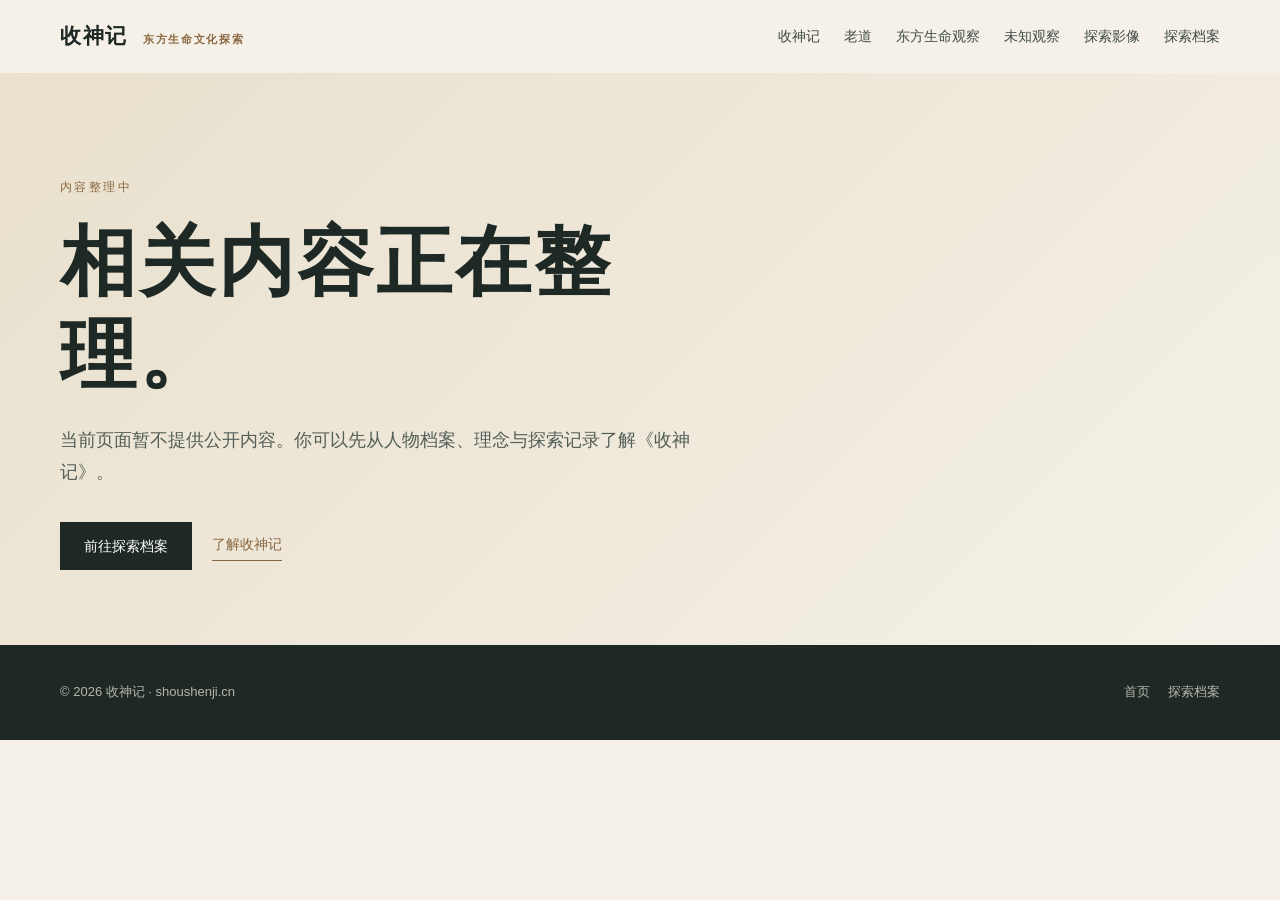
<file: retreat/index.html>
<!doctype html>
<html lang="zh-CN"><head><meta charset="utf-8"><meta name="viewport" content="width=device-width,initial-scale=1"><title>内容整理中｜收神记</title><meta name="description" content="相关内容正在整理。"><meta name="robots" content="noindex,nofollow"><link rel="canonical" href="https://shoushenji.cn/retreat/"><link rel="stylesheet" href="../style.css"><link rel="stylesheet" href="../overrides.css"></head>
<body><header class="site-header" data-header><div class="shell nav"><a class="brand" href="../">收神记 <small>东方生命文化探索</small></a><button class="nav-toggle" data-nav-toggle aria-label="展开导航" aria-expanded="false"><span class="nav-icon"></span></button><nav class="nav-links" data-nav-links><a href="../shoushenji/">收神记</a><a href="../p/">老道</a><a href="../p/observations/">东方生命观察</a><a href="../p/observations/?category=观察方法与未知观察">未知观察</a><a href="../p/films/">探索影像</a><a href="../p/archive/">探索档案</a></nav></div></header>
<main><section class="page-hero"><div class="shell" data-reveal><p class="eyebrow">内容整理中</p><h1>相关内容正在整理。</h1><p class="page-lead">当前页面暂不提供公开内容。你可以先从人物档案、理念与探索记录了解《收神记》。</p><div class="actions"><a class="button" href="../p/">前往探索档案</a><a class="text-link" href="../shoushenji/">了解收神记</a></div></div></section></main>
<footer class="site-footer"><div class="shell footer-inner"><p>© <span data-year></span> 收神记 · shoushenji.cn</p><div class="footer-links"><a href="../">首页</a><a href="../p/">探索档案</a></div></div></footer><script src="../script.js"></script></body></html>
</file>
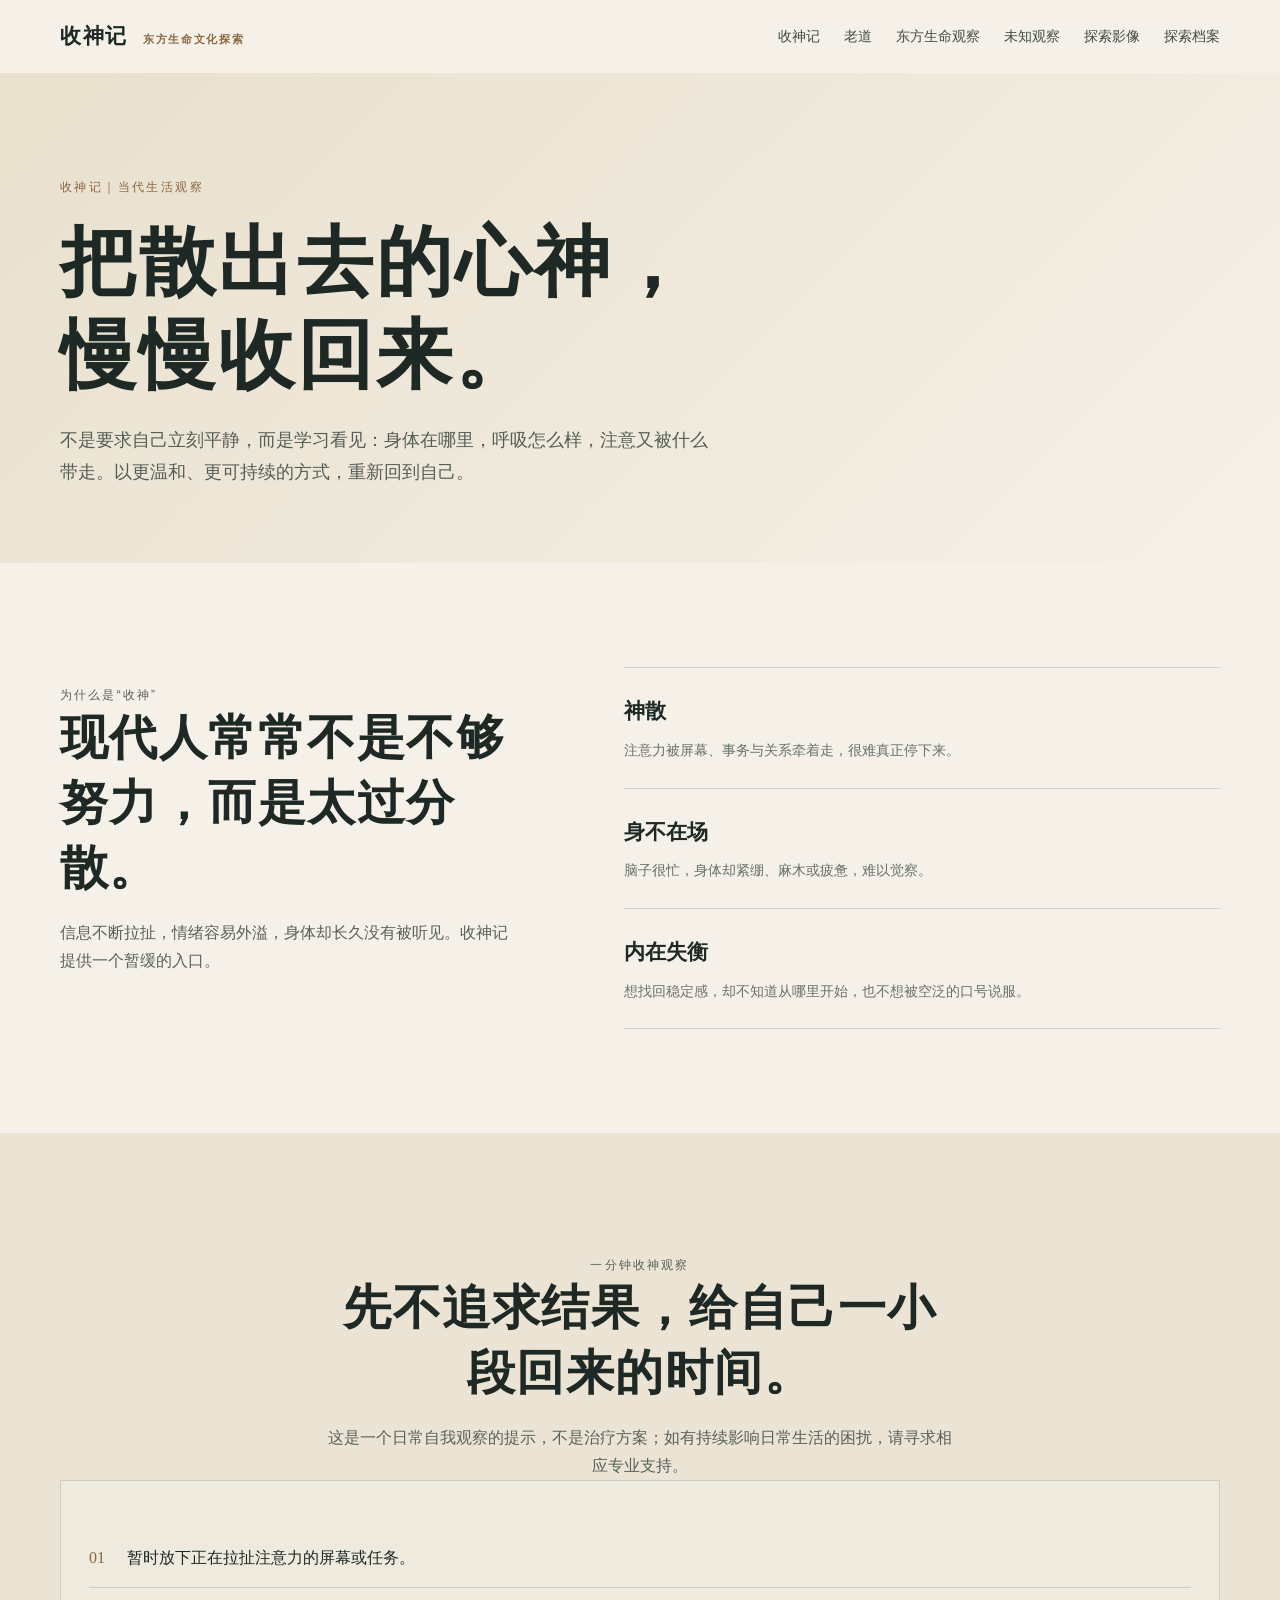
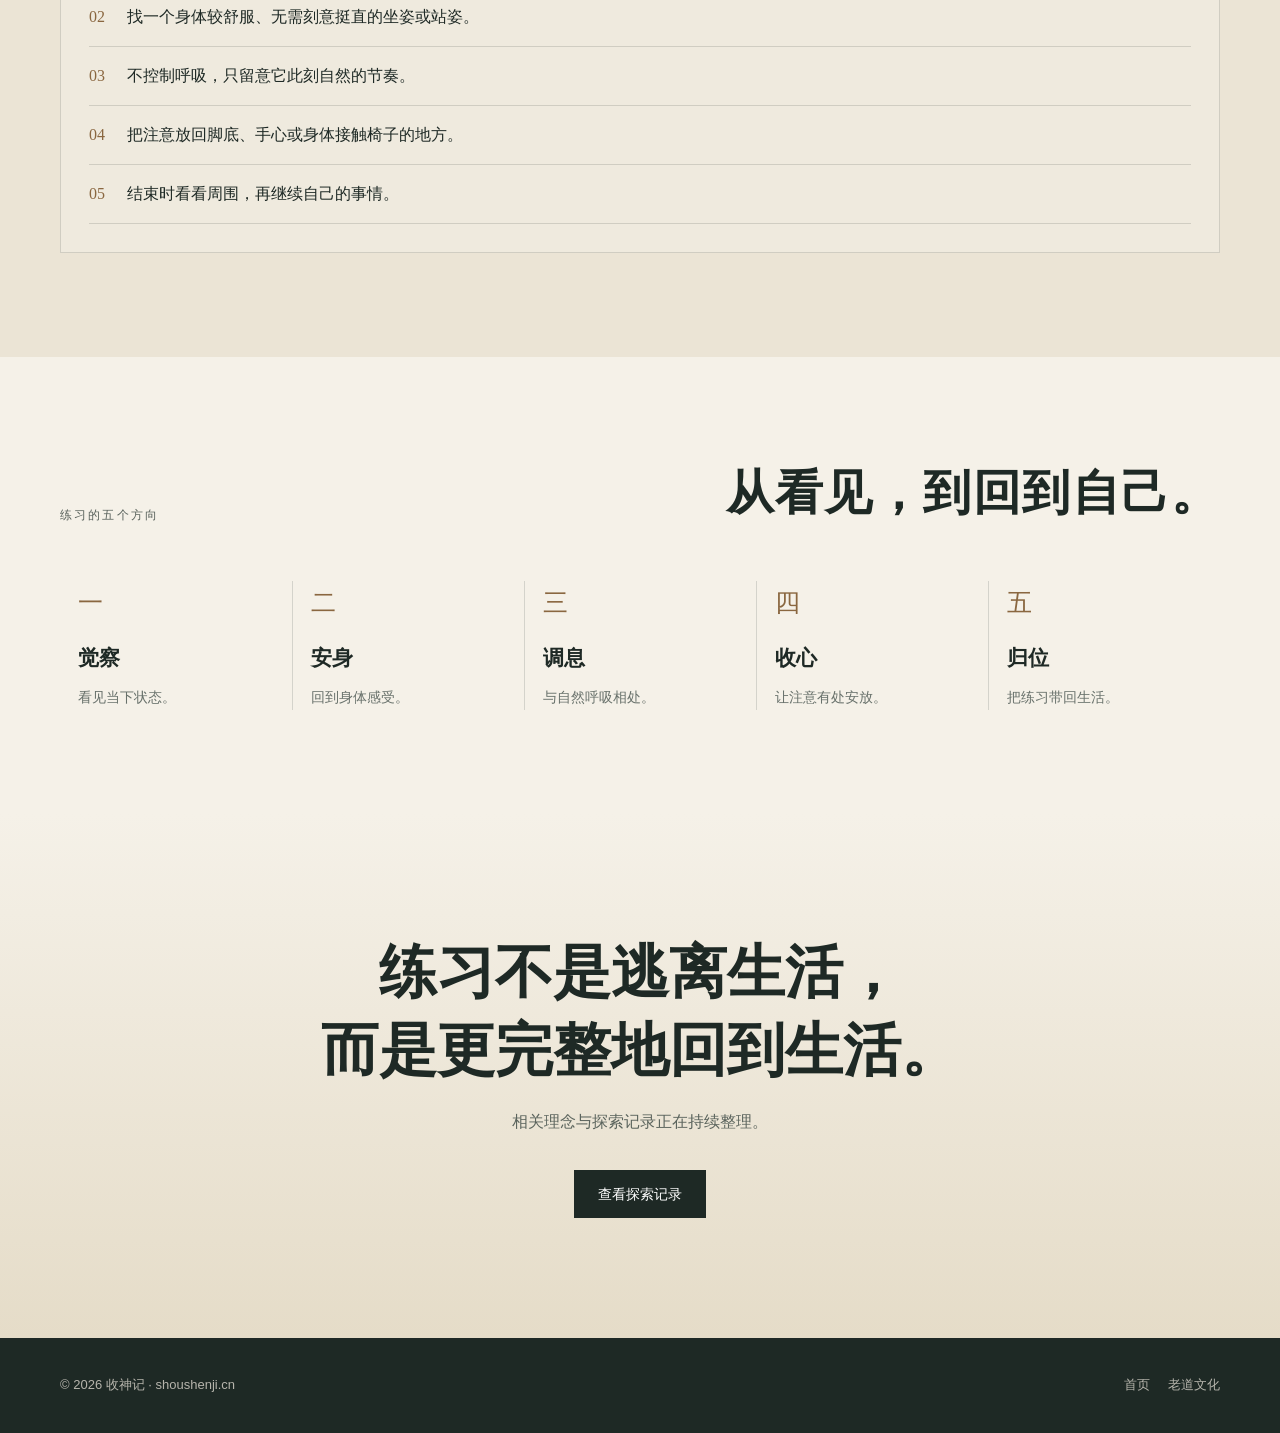
<file: shoushenji/index.html>
<!doctype html>
<html lang="zh-CN"><head><meta charset="utf-8"><meta name="viewport" content="width=device-width,initial-scale=1"><title>收神记｜把散出去的心神，慢慢收回来</title><meta name="description" content="收神记是面向当代生活的东方生命文化探索：从身体、呼吸与注意开始，练习收神、归位与稳定状态。"><link rel="canonical" href="https://shoushenji.cn/shoushenji/"><link rel="stylesheet" href="../style.css"><link rel="stylesheet" href="../overrides.css"></head>
<body><header class="site-header" data-header><div class="shell nav"><a class="brand" href="../">收神记 <small>东方生命文化探索</small></a><button class="nav-toggle" data-nav-toggle aria-label="展开导航" aria-expanded="false"><span class="nav-icon"></span></button><nav class="nav-links" data-nav-links><a href="../shoushenji/">收神记</a><a href="../p/">老道</a><a href="../p/observations/">东方生命观察</a><a href="../p/observations/?category=观察方法与未知观察">未知观察</a><a href="../p/films/">探索影像</a><a href="../p/archive/">探索档案</a></nav></div></header>
<main><section class="page-hero"><div class="shell" data-reveal><p class="eyebrow">收神记｜当代生活观察</p><h1>把散出去的心神，<br>慢慢收回来。</h1><p class="page-lead">不是要求自己立刻平静，而是学习看见：身体在哪里，呼吸怎么样，注意又被什么带走。以更温和、更可持续的方式，重新回到自己。</p></div></section>
<section class="section"><div class="shell section-grid"><div class="section-intro" data-reveal><p class="section-label">为什么是“收神”</p><h2>现代人常常不是不够努力，而是太过分散。</h2><p>信息不断拉扯，情绪容易外溢，身体却长久没有被听见。收神记提供一个暂缓的入口。</p></div><div class="state-list" data-reveal><article><strong>神散</strong><p>注意力被屏幕、事务与关系牵着走，很难真正停下来。</p></article><article><strong>身不在场</strong><p>脑子很忙，身体却紧绷、麻木或疲惫，难以觉察。</p></article><article><strong>内在失衡</strong><p>想找回稳定感，却不知道从哪里开始，也不想被空泛的口号说服。</p></article></div></div></section>
<section id="observation" class="section section-soft"><div class="shell"><div class="center-intro" data-reveal><p class="section-label">一分钟收神观察</p><h2>先不追求结果，给自己一小段回来的时间。</h2><p>这是一个日常自我观察的提示，不是治疗方案；如有持续影响日常生活的困扰，请寻求相应专业支持。</p></div><div class="practice-box" data-reveal><ol class="practice-steps"><li>暂时放下正在拉扯注意力的屏幕或任务。</li><li>找一个身体较舒服、无需刻意挺直的坐姿或站姿。</li><li>不控制呼吸，只留意它此刻自然的节奏。</li><li>把注意放回脚底、手心或身体接触椅子的地方。</li><li>结束时看看周围，再继续自己的事情。</li></ol></div></div></section>
<section class="section"><div class="shell"><div class="section-heading" data-reveal><p class="section-label">练习的五个方向</p><h2>从看见，到回到自己。</h2></div><div class="steps" data-reveal><article class="step"><b>一</b><h3>觉察</h3><p>看见当下状态。</p></article><article class="step"><b>二</b><h3>安身</h3><p>回到身体感受。</p></article><article class="step"><b>三</b><h3>调息</h3><p>与自然呼吸相处。</p></article><article class="step"><b>四</b><h3>收心</h3><p>让注意有处安放。</p></article><article class="step"><b>五</b><h3>归位</h3><p>把练习带回生活。</p></article></div></div></section>
<section class="closing"><div class="shell" data-reveal><h2>练习不是逃离生活，<br>而是更完整地回到生活。</h2><p>相关理念与探索记录正在持续整理。</p><div class="actions" style="justify-content:center"><a class="button" href="../p/">查看探索记录</a></div></div></section></main>
<footer class="site-footer"><div class="shell footer-inner"><p>© <span data-year></span> 收神记 · shoushenji.cn</p><div class="footer-links"><a href="../">首页</a><a href="../about/">老道文化</a></div></div></footer><script src="../script.js"></script></body></html>
</file>
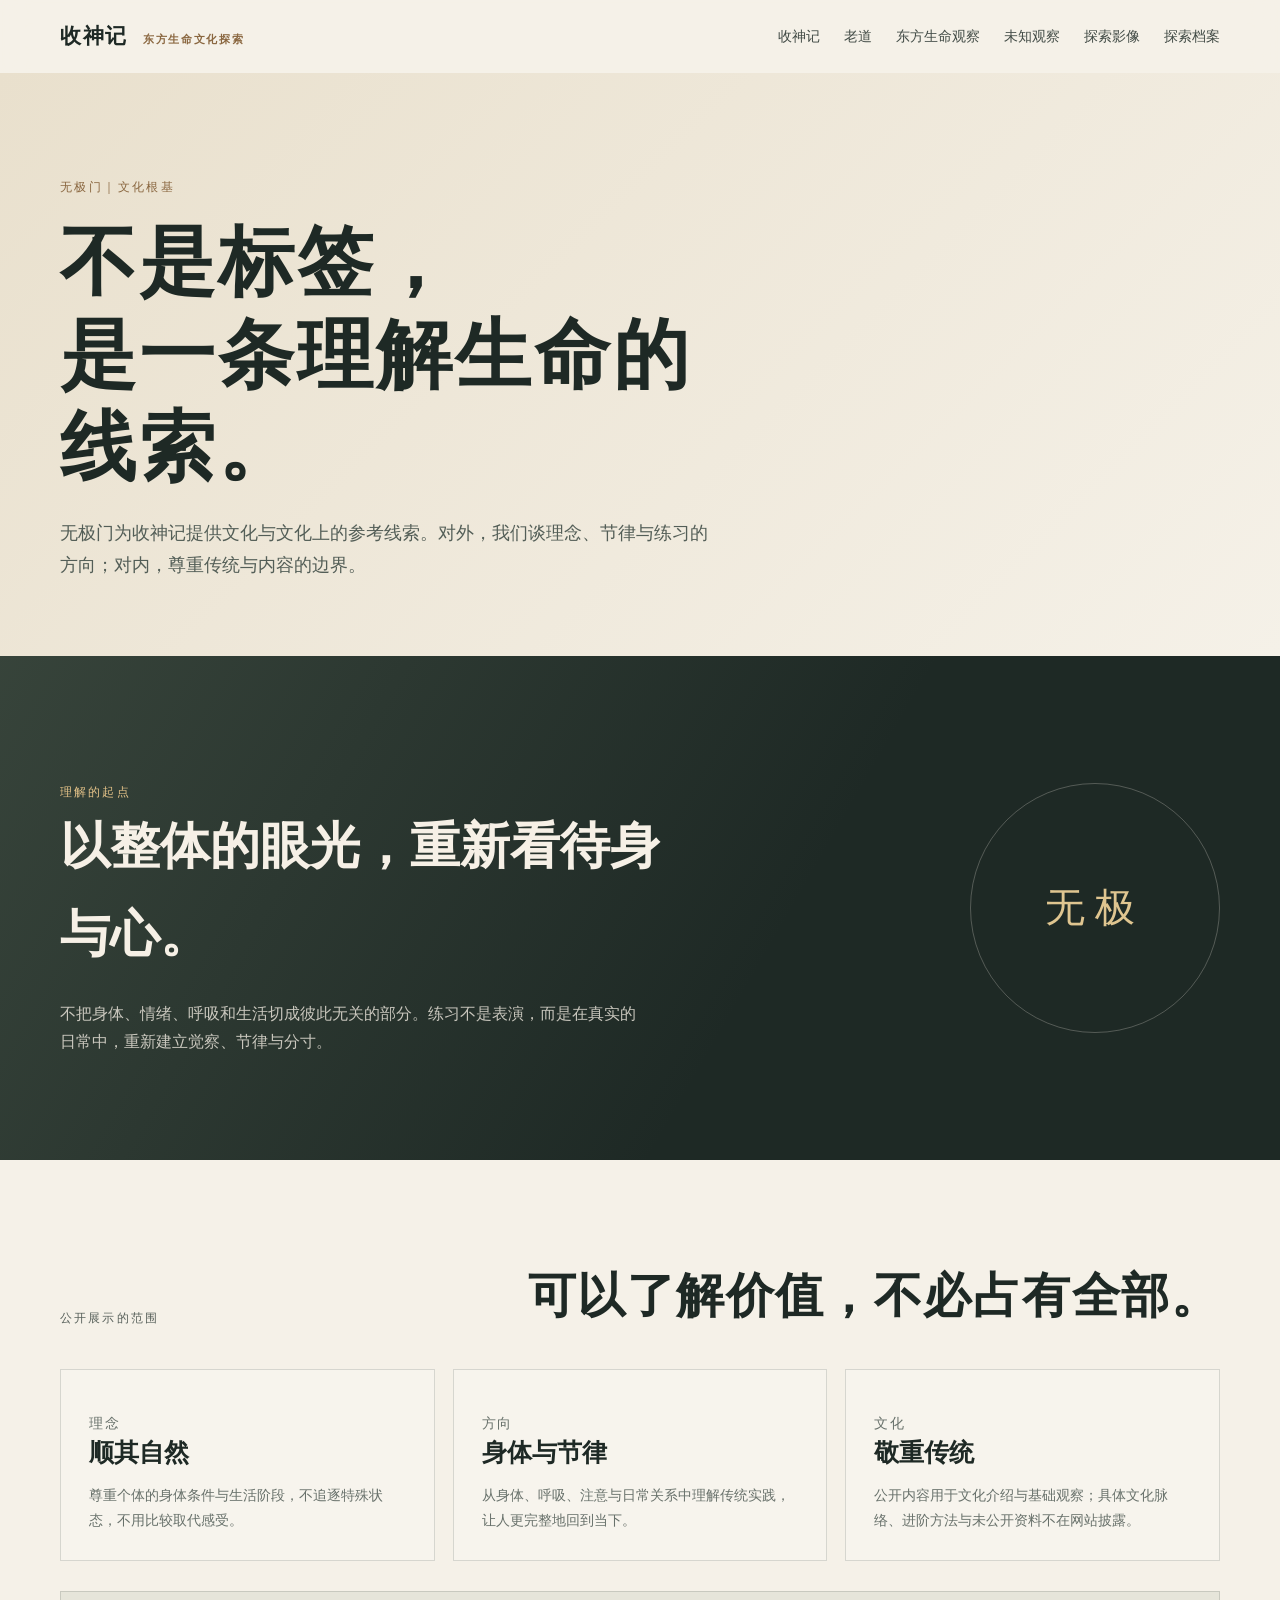
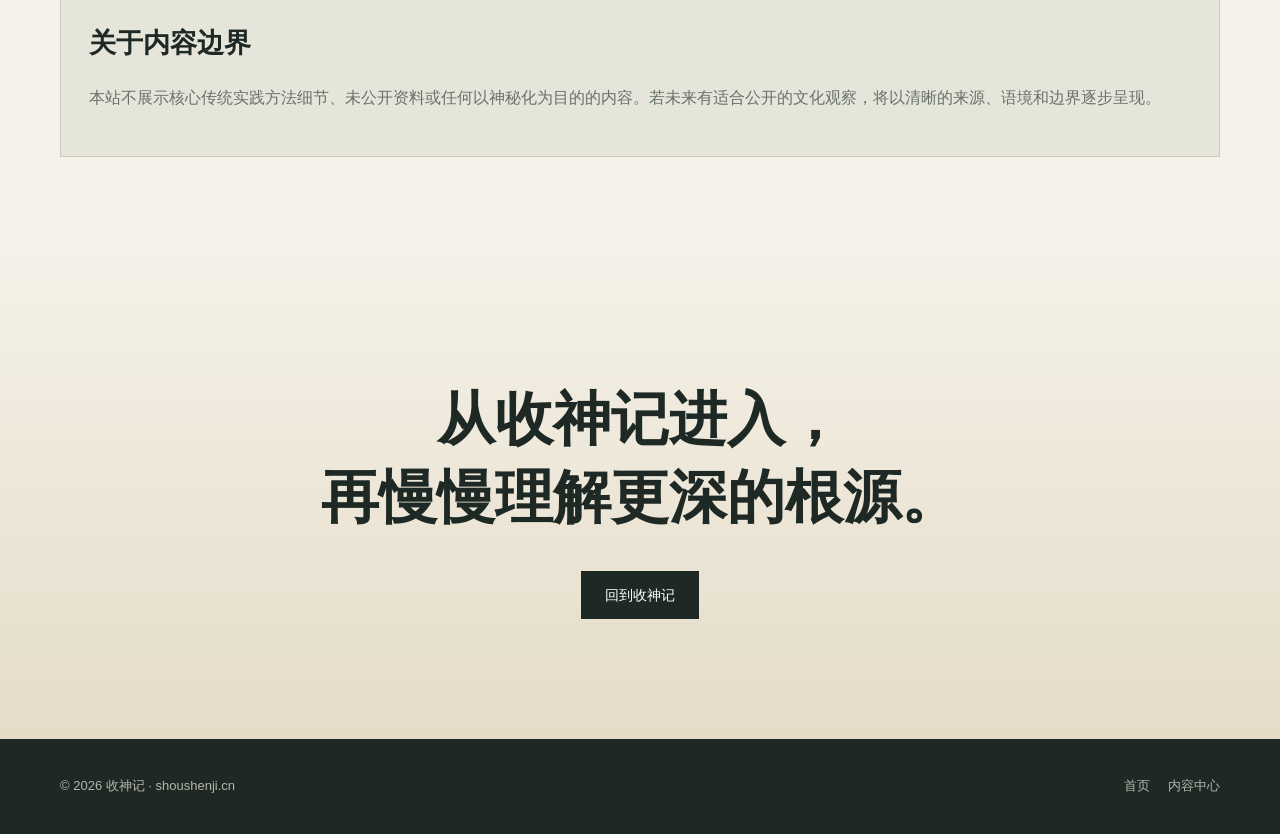
<file: wuji/index.html>
<!doctype html>
<html lang="zh-CN"><head><meta charset="utf-8"><meta name="viewport" content="width=device-width,initial-scale=1"><title>无极门｜收神记的文化根基</title><meta name="description" content="无极门是收神记理解东方文化资料的文化根基。本站公开介绍理念与文化背景，不公开核心传承与具体实践内容。"><link rel="canonical" href="https://shoushenji.cn/wuji/"><link rel="stylesheet" href="../style.css"><link rel="stylesheet" href="../overrides.css"></head>
<body><header class="site-header" data-header><div class="shell nav"><a class="brand" href="../">收神记 <small>东方生命文化探索</small></a><button class="nav-toggle" data-nav-toggle aria-label="展开导航" aria-expanded="false"><span class="nav-icon"></span></button><nav class="nav-links" data-nav-links><a href="../shoushenji/">收神记</a><a href="../p/">老道</a><a href="../p/observations/">东方生命观察</a><a href="../p/observations/?category=观察方法与未知观察">未知观察</a><a href="../p/films/">探索影像</a><a href="../p/archive/">探索档案</a></nav></div></header>
<main><section class="page-hero"><div class="shell" data-reveal><p class="eyebrow">无极门｜文化根基</p><h1>不是标签，<br>是一条理解生命的线索。</h1><p class="page-lead">无极门为收神记提供文化与文化上的参考线索。对外，我们谈理念、节律与练习的方向；对内，尊重传统与内容的边界。</p></div></section>
<section class="root-section section"><div class="shell root-card"><div class="root-copy" data-reveal><p class="section-label" style="color:#e5c389">理解的起点</p><h2>以整体的眼光，重新看待身与心。</h2><p>不把身体、情绪、呼吸和生活切成彼此无关的部分。练习不是表演，而是在真实的日常中，重新建立觉察、节律与分寸。</p></div><div class="root-symbol" aria-hidden="true" data-reveal>无极</div></div></section>
<section class="section"><div class="shell"><div class="section-heading" data-reveal><p class="section-label">公开展示的范围</p><h2>可以了解价值，不必占有全部。</h2></div><div class="principle-grid" data-reveal><article class="principle-card"><p class="card-kicker">理念</p><h3>顺其自然</h3><p>尊重个体的身体条件与生活阶段，不追逐特殊状态，不用比较取代感受。</p></article><article class="principle-card"><p class="card-kicker">方向</p><h3>身体与节律</h3><p>从身体、呼吸、注意与日常关系中理解传统实践，让人更完整地回到当下。</p></article><article class="principle-card"><p class="card-kicker">文化</p><h3>敬重传统</h3><p>公开内容用于文化介绍与基础观察；具体文化脉络、进阶方法与未公开资料不在网站披露。</p></article></div><div class="research-note" data-reveal><h2>关于内容边界</h2><p>本站不展示核心传统实践方法细节、未公开资料或任何以神秘化为目的的内容。若未来有适合公开的文化观察，将以清晰的来源、语境和边界逐步呈现。</p></div></div></section>
<section class="closing"><div class="shell" data-reveal><h2>从收神记进入，<br>再慢慢理解更深的根源。</h2><div class="actions" style="justify-content:center"><a class="button" href="../shoushenji/">回到收神记</a></div></div></section></main>
<footer class="site-footer"><div class="shell footer-inner"><p>© <span data-year></span> 收神记 · shoushenji.cn</p><div class="footer-links"><a href="../">首页</a><a href="../insights/">内容中心</a></div></div></footer><script src="../script.js"></script></body></html>
</file>
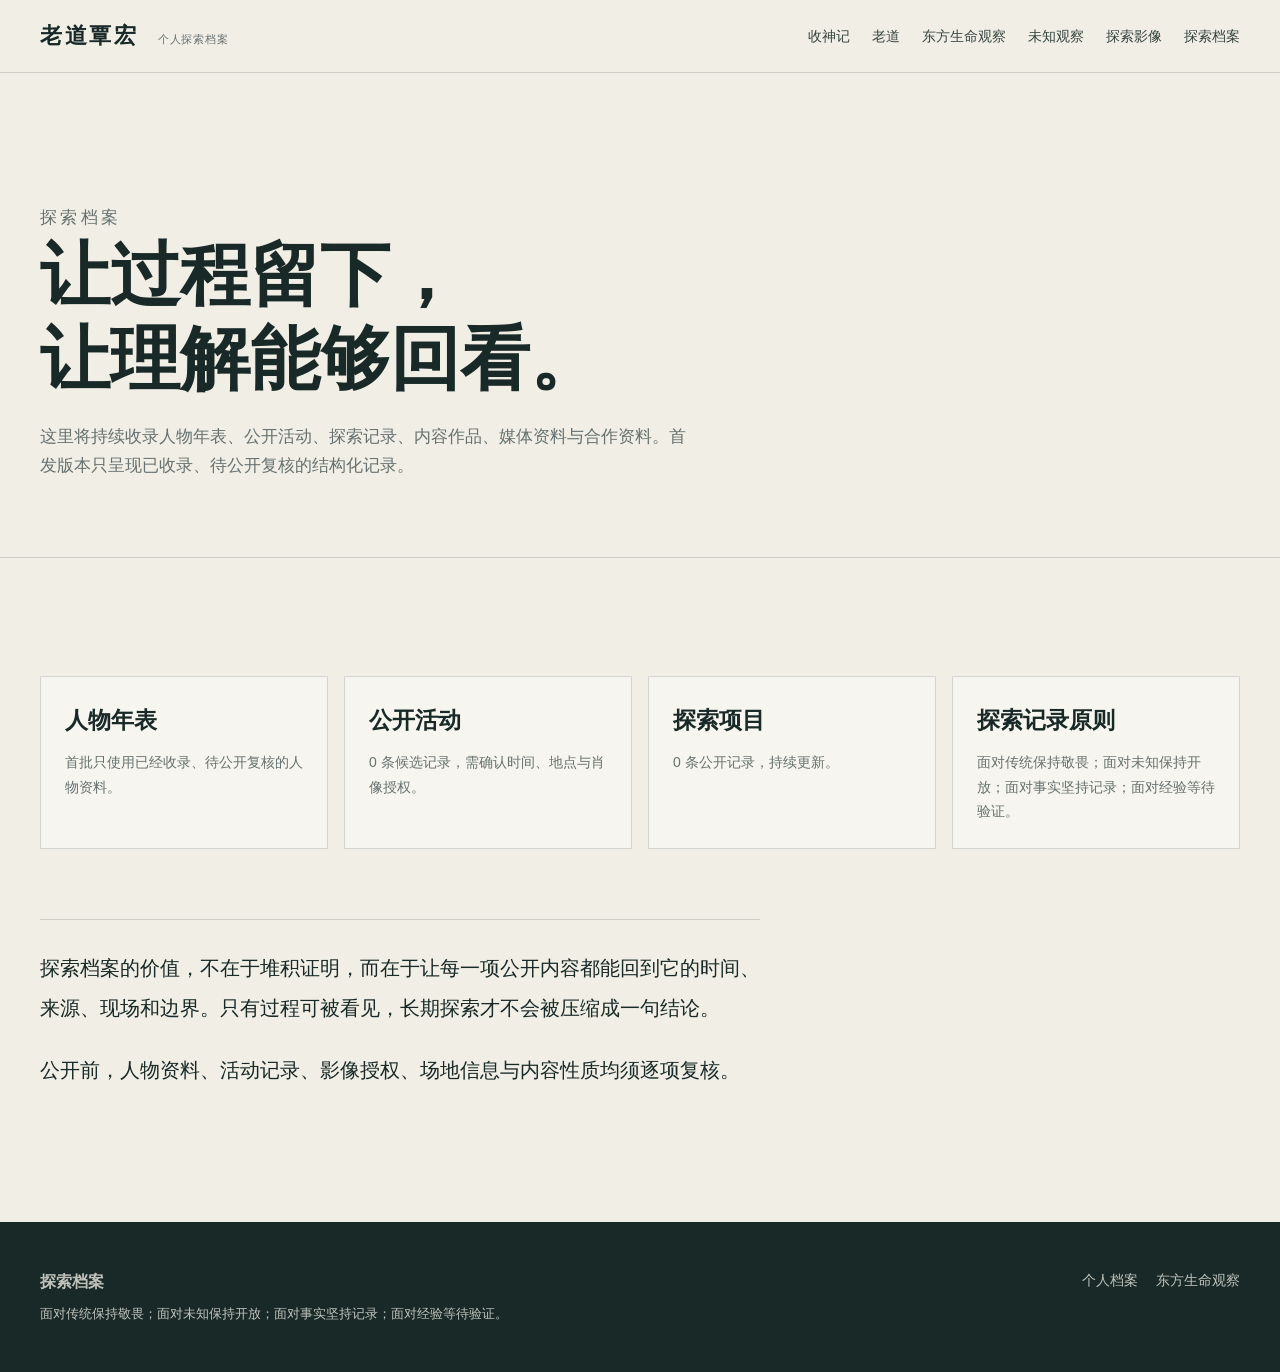
<file: p/archive/index.html>
<!doctype html><html lang="zh-CN"><head><meta charset="utf-8"><meta name="viewport" content="width=device-width,initial-scale=1"><title>探索档案｜老道覃宏</title><meta name="description" content="老道覃宏的活动、观察、作品与合作资料档案。"><link rel="stylesheet" href="../p.css"></head><body data-content-root="../../content-public"><header class="p-header"><div class="p-shell p-nav"><a class="p-brand" href="../">老道覃宏 <small>个人探索档案</small></a><button class="p-menu" type="button" data-p-menu>菜单</button><nav class="p-nav-links" data-p-nav><a href="../../shoushenji/">收神记</a><a href="../">老道</a><a href="../observations/">东方生命观察</a><a href="../observations/?category=观察方法与未知观察">未知观察</a><a href="../films/">探索影像</a><a href="../archive/">探索档案</a></nav></div></header><main><section class="p-page-hero"><div class="p-shell"><p class="p-kicker">探索档案</p><h1>让过程留下，<br>让理解能够回看。</h1><p>这里将持续收录人物年表、公开活动、探索记录、内容作品、媒体资料与合作资料。首发版本只呈现已收录、待公开复核的结构化记录。</p></div></section><section class="p-page-main"><div class="p-shell"><div class="p-archive-grid" data-archive></div><div class="p-manifesto-body" style="margin-top:70px"><p>探索档案的价值，不在于堆积证明，而在于让每一项公开内容都能回到它的时间、来源、现场和边界。只有过程可被看见，长期探索才不会被压缩成一句结论。</p><p>公开前，人物资料、活动记录、影像授权、场地信息与内容性质均须逐项复核。</p></div></div></section></main><footer class="p-footer"><div class="p-shell p-footer-inner"><div><strong>探索档案</strong><p>面对传统保持敬畏；面对未知保持开放；面对事实坚持记录；面对经验等待验证。</p></div><nav class="p-footer-nav"><a href="../">个人档案</a><a href="../observations/">东方生命观察</a></nav></div></footer><script src="../p.js"></script></body></html>
</file>
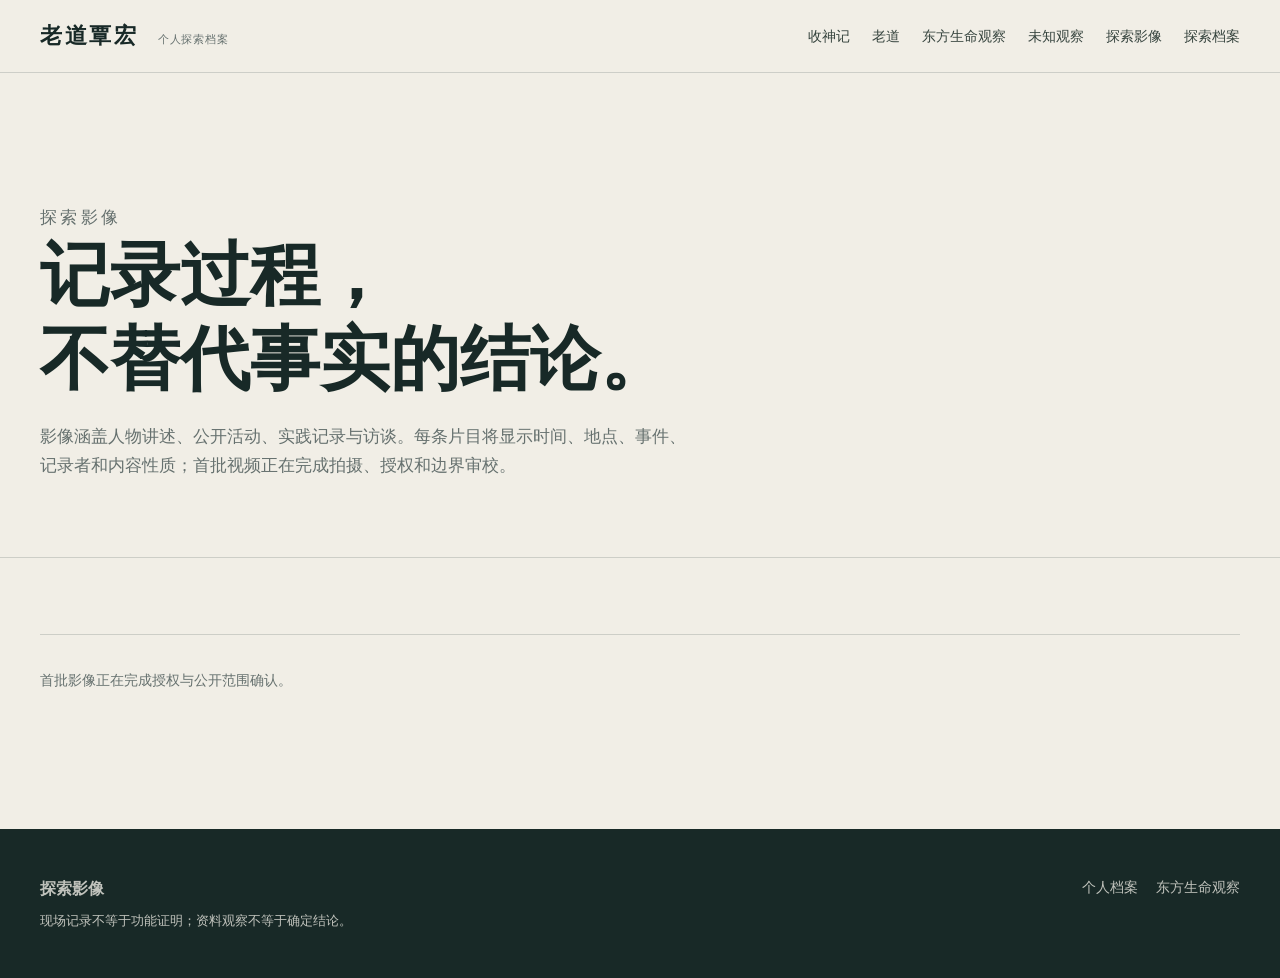
<file: p/films/index.html>
<!doctype html><html lang="zh-CN"><head><meta charset="utf-8"><meta name="viewport" content="width=device-width,initial-scale=1"><title>探索影像｜老道覃宏</title><meta name="description" content="记录老道覃宏长期探索过程中的真实影像。"><link rel="stylesheet" href="../p.css"></head><body data-content-root="../../content-public"><header class="p-header"><div class="p-shell p-nav"><a class="p-brand" href="../">老道覃宏 <small>个人探索档案</small></a><button class="p-menu" type="button" data-p-menu>菜单</button><nav class="p-nav-links" data-p-nav><a href="../../shoushenji/">收神记</a><a href="../">老道</a><a href="../observations/">东方生命观察</a><a href="../observations/?category=观察方法与未知观察">未知观察</a><a href="../films/">探索影像</a><a href="../archive/">探索档案</a></nav></div></header><main><section class="p-page-hero"><div class="p-shell"><p class="p-kicker">探索影像</p><h1>记录过程，<br>不替代事实的结论。</h1><p>影像涵盖人物讲述、公开活动、实践记录与访谈。每条片目将显示时间、地点、事件、记录者和内容性质；首批视频正在完成拍摄、授权和边界审校。</p></div></section><section class="p-page-main"><div class="p-shell"><div class="p-content-list" data-videos></div></div></section></main><footer class="p-footer"><div class="p-shell p-footer-inner"><div><strong>探索影像</strong><p>现场记录不等于功能证明；资料观察不等于确定结论。</p></div><nav class="p-footer-nav"><a href="../">个人档案</a><a href="../observations/">东方生命观察</a></nav></div></footer><script src="../p.js"></script></body></html>
</file>
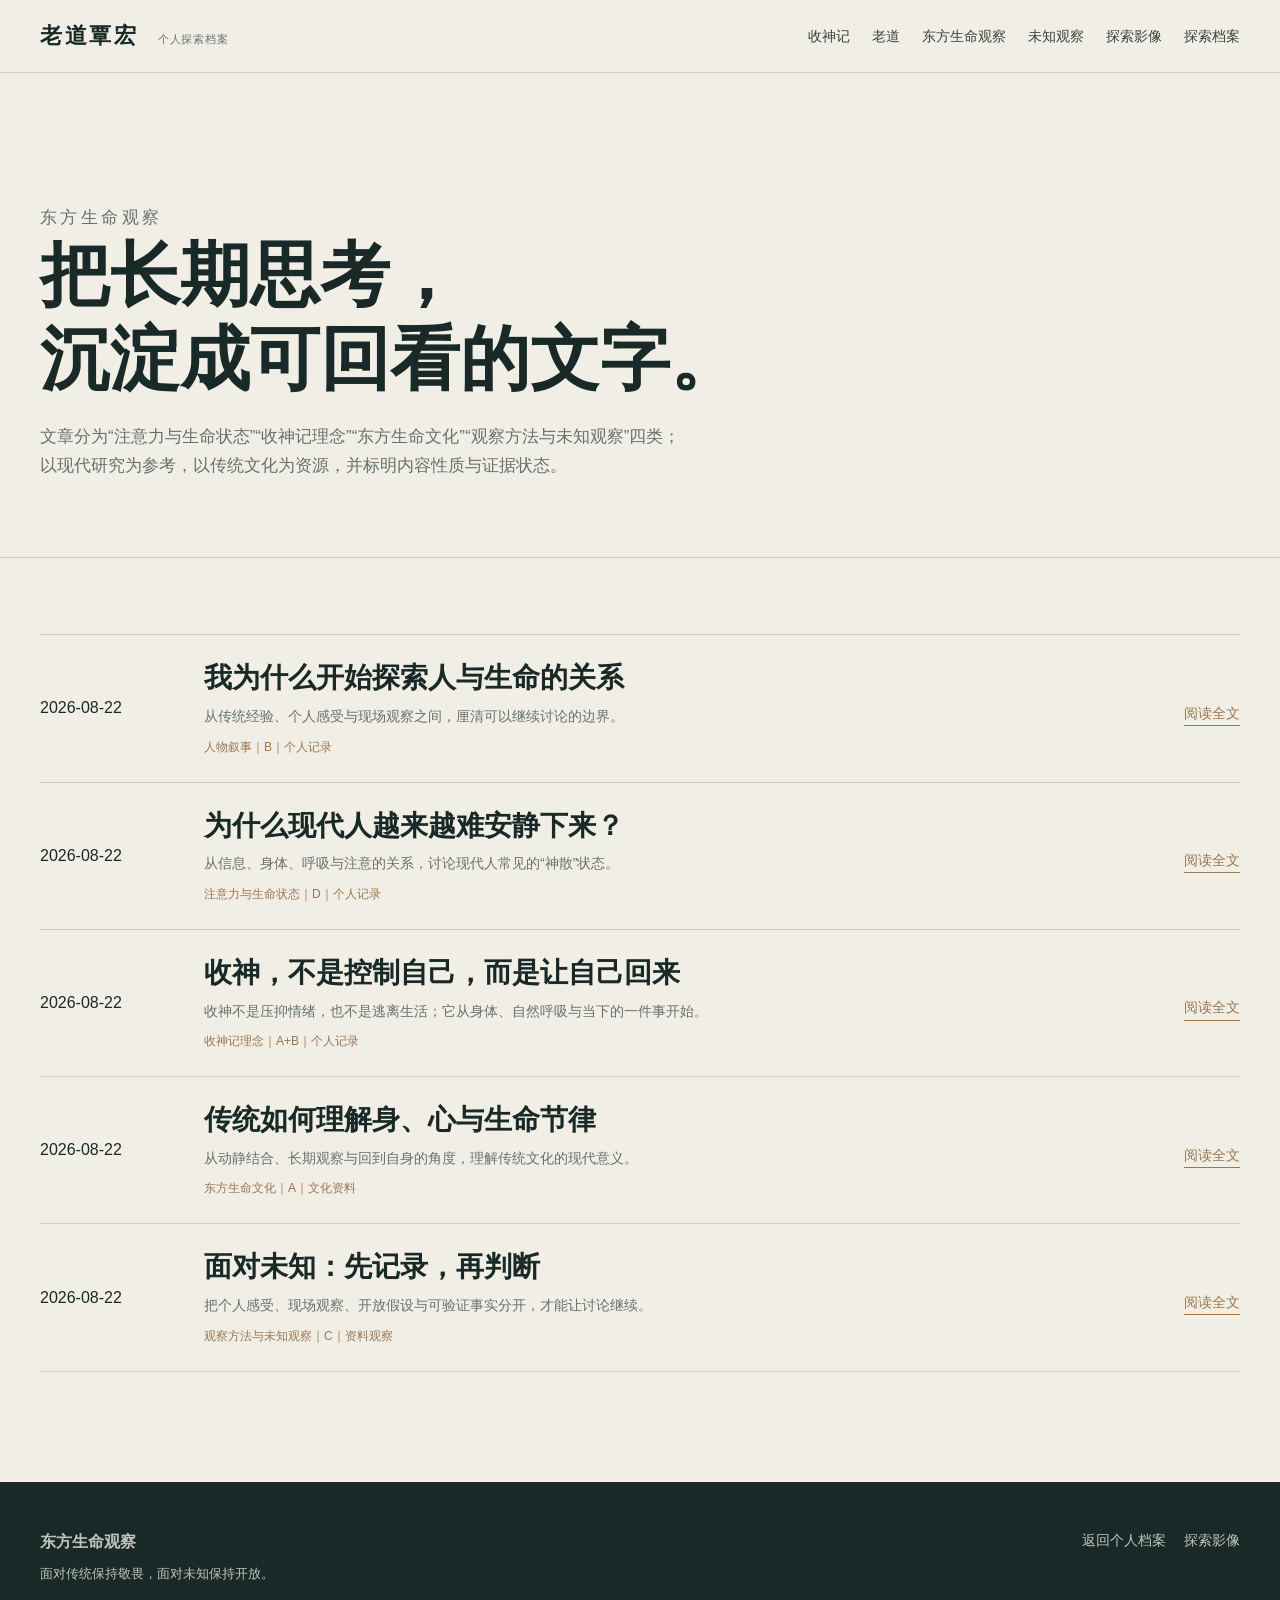
<file: p/observations/index.html>
<!doctype html><html lang="zh-CN"><head><meta charset="utf-8"><meta name="viewport" content="width=device-width,initial-scale=1"><title>东方生命观察｜老道覃宏</title><meta name="description" content="老道覃宏的思想、理论与观察文章档案。"><link rel="stylesheet" href="../p.css"></head><body data-content-root="../../content-public"><header class="p-header"><div class="p-shell p-nav"><a class="p-brand" href="../">老道覃宏 <small>个人探索档案</small></a><button class="p-menu" type="button" data-p-menu>菜单</button><nav class="p-nav-links" data-p-nav><a href="../../shoushenji/">收神记</a><a href="../">老道</a><a href="../observations/">东方生命观察</a><a href="../observations/?category=观察方法与未知观察">未知观察</a><a href="../films/">探索影像</a><a href="../archive/">探索档案</a></nav></div></header><main><section class="p-page-hero"><div class="p-shell"><p class="p-kicker">东方生命观察</p><h1>把长期思考，<br>沉淀成可回看的文字。</h1><p>文章分为“注意力与生命状态”“收神记理念”“东方生命文化”“观察方法与未知观察”四类；以现代研究为参考，以传统文化为资源，并标明内容性质与证据状态。</p></div></section><section class="p-page-main"><div class="p-shell"><div class="p-content-list" data-articles></div></div></section></main><footer class="p-footer"><div class="p-shell p-footer-inner"><div><strong>东方生命观察</strong><p>面对传统保持敬畏，面对未知保持开放。</p></div><nav class="p-footer-nav"><a href="../">返回个人档案</a><a href="../films/">探索影像</a></nav></div></footer><script src="../p.js"></script></body></html>
</file>
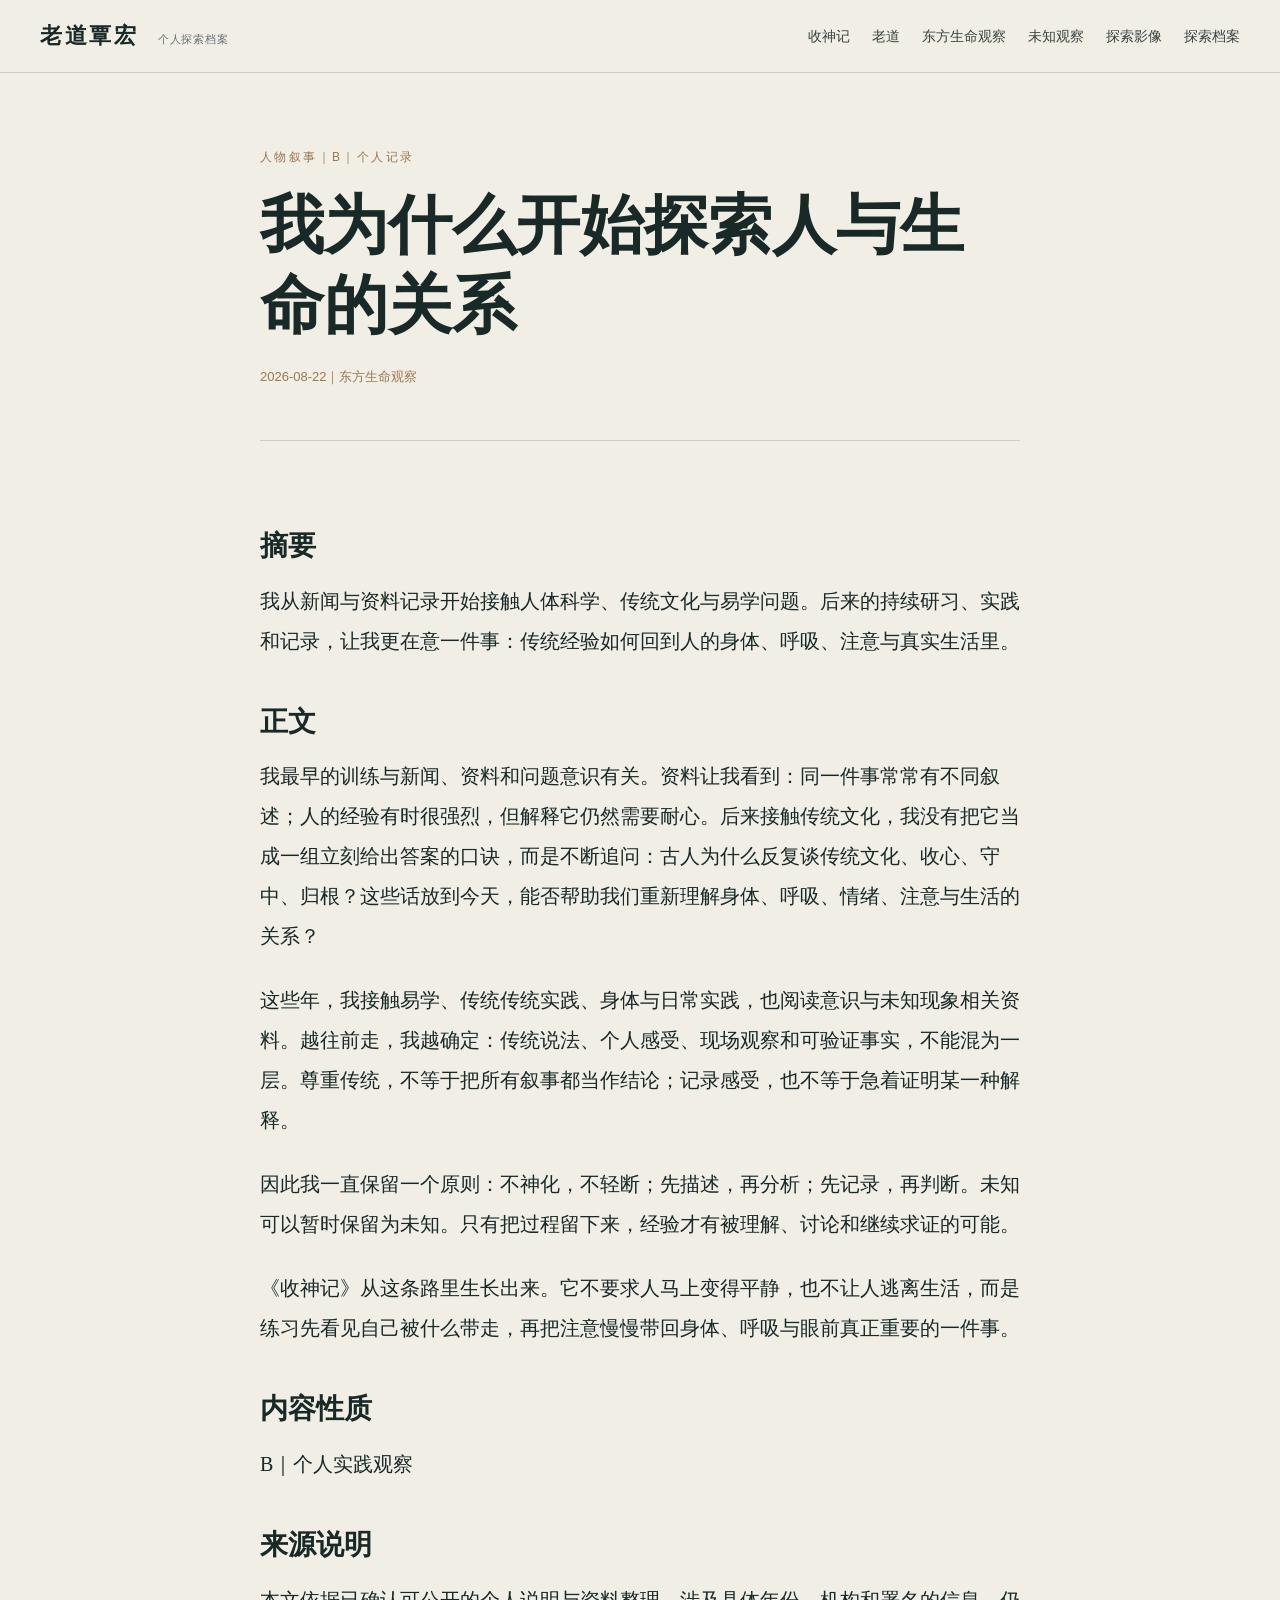
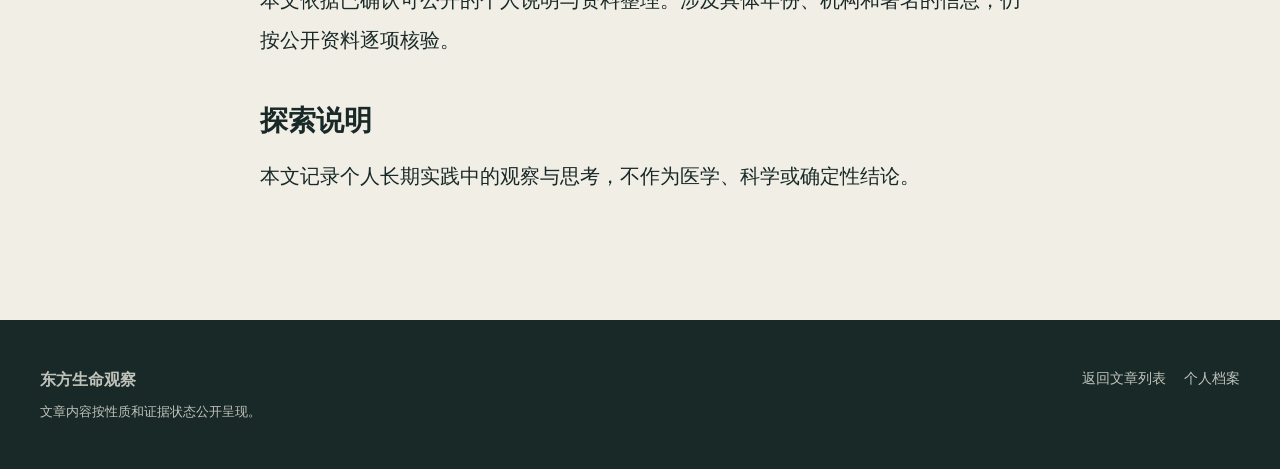
<file: p/observations/article.html>
<!doctype html><html lang="zh-CN"><head><meta charset="utf-8"><meta name="viewport" content="width=device-width,initial-scale=1"><title>东方生命观察｜老道覃宏</title><link rel="stylesheet" href="../p.css"></head><body data-content-root="../../content-public"><header class="p-header"><div class="p-shell p-nav"><a class="p-brand" href="../">老道覃宏 <small>个人探索档案</small></a><button class="p-menu" type="button" data-p-menu>菜单</button><nav class="p-nav-links" data-p-nav><a href="../../shoushenji/">收神记</a><a href="../">老道</a><a href="../observations/">东方生命观察</a><a href="../observations/?category=观察方法与未知观察">未知观察</a><a href="../films/">探索影像</a><a href="../archive/">探索档案</a></nav></div></header><main class="p-shell"><article class="p-article" data-article><p class="p-empty">文章正在载入。</p></article></main><footer class="p-footer"><div class="p-shell p-footer-inner"><div><strong>东方生命观察</strong><p>文章内容按性质和证据状态公开呈现。</p></div><nav class="p-footer-nav"><a href="./">返回文章列表</a><a href="../">个人档案</a></nav></div></footer><script src="../p.js"></script></body></html>
</file>
<file: style.css>
:root{--paper:#f5f1e8;--paper-deep:#ebe4d5;--ink:#1e2925;--moss:#667562;--tea:#8a6740;--line:rgba(30,41,37,.15);--muted:#68716b;--serif:"Songti SC","STSong","Noto Serif SC",serif;--sans:-apple-system,BlinkMacSystemFont,"PingFang SC","Microsoft YaHei",sans-serif;--shell:1160px}*{box-sizing:border-box}html{scroll-behavior:smooth}body{margin:0;background:var(--paper);color:var(--ink);font-family:var(--sans);font-size:16px;line-height:1.75;-webkit-font-smoothing:antialiased}a{color:inherit;text-decoration:none}img{display:block;max-width:100%}.shell{width:min(calc(100% - 40px),var(--shell));margin:auto}.site-header{position:sticky;top:0;z-index:20;border-bottom:1px solid transparent;transition:.25s;background:rgba(245,241,232,.84);backdrop-filter:blur(14px)}.site-header.is-scrolled{border-color:var(--line);box-shadow:0 3px 18px rgba(30,41,37,.05)}.nav{height:72px;display:flex;align-items:center;justify-content:space-between;gap:24px}.brand{font-family:var(--serif);font-size:21px;font-weight:700;letter-spacing:.08em;white-space:nowrap}.brand small{margin-left:8px;color:var(--tea);font-family:var(--sans);font-size:11px;letter-spacing:.15em}.nav-links{display:flex;align-items:center;gap:24px;font-size:14px}.nav-links a:not(.nav-cta){color:#424b46}.nav-links a:hover{color:var(--tea)}.nav-cta{padding:8px 14px;border:1px solid var(--tea);color:var(--tea)!important}.nav-toggle{display:none;border:0;background:transparent;padding:7px}.nav-icon,.nav-icon:before,.nav-icon:after{display:block;width:22px;height:1px;background:var(--ink);content:"";transition:.2s}.nav-icon:before{transform:translateY(-6px)}.nav-icon:after{transform:translateY(5px)}.nav-toggle[aria-expanded="true"] .nav-icon{background:transparent}.nav-toggle[aria-expanded="true"] .nav-icon:before{transform:rotate(45deg)}.nav-toggle[aria-expanded="true"] .nav-icon:after{transform:rotate(-45deg) translate(1px,-1px)}.hero{min-height:calc(100svh - 72px);display:grid;grid-template-columns:minmax(0,1fr) minmax(300px,.8fr);align-items:center;gap:8vw;padding:64px 0 48px;overflow:hidden}.eyebrow{margin:0 0 18px;color:var(--tea);font-size:12px;letter-spacing:.2em}.hero h1,.page-hero h1{max-width:640px;margin:0;font-family:var(--serif);font-size:clamp(42px,6vw,76px);font-weight:600;line-height:1.22;letter-spacing:.04em}.hero-lead{max-width:420px;margin:28px 0 0;font-size:18px;line-height:1.9}.hero-lead span{display:block;color:var(--muted);font-size:15px}.actions{display:flex;flex-wrap:wrap;align-items:center;gap:20px;margin-top:34px}.button{display:inline-flex;align-items:center;justify-content:center;min-height:48px;padding:0 23px;background:var(--ink);border:1px solid var(--ink);color:#fff;font-size:14px;transition:.2s}.button:hover{background:#33453d;border-color:#33453d;transform:translateY(-1px)}.button-outline{background:transparent;color:var(--ink)}.button-outline:hover{background:var(--ink);color:#fff}.text-link{border-bottom:1px solid var(--tea);padding-bottom:3px;color:var(--tea);font-size:14px}.hero-note{margin:42px 0 0;color:var(--muted);font-size:13px}.hero-portrait{position:relative;align-self:end;max-width:470px;justify-self:end}.hero-portrait img{position:relative;z-index:1;width:100%;max-height:650px;object-fit:cover;object-position:center 18%;filter:saturate(.78) contrast(.96)}.portrait-aura{position:absolute;inset:-8% -8% 9% 10%;border-radius:50%;background:radial-gradient(circle,#d8c8a2 0,rgba(216,200,162,.36) 38%,transparent 70%)}.section{padding:104px 0}.section-soft{background:var(--paper-deep)}.section-grid{display:grid;grid-template-columns:.86fr 1.14fr;gap:9vw;align-items:start}.section-label{margin:0 0 13px;color:var(--tea);font-size:12px;letter-spacing:.18em}.section-intro h2,.section-heading h2,.center-intro h2{margin:0;font-family:var(--serif);font-size:clamp(30px,4vw,48px);font-weight:600;line-height:1.35;letter-spacing:.03em}.section-intro p,.section-heading p,.center-intro p{margin:18px 0 0;color:#58615b}.state-list{border-top:1px solid var(--line)}.state-list article{padding:25px 0;border-bottom:1px solid var(--line)}.state-list strong{display:block;font-family:var(--serif);font-size:21px;font-weight:600}.state-list p{margin:8px 0 0;color:var(--muted);font-size:14px}.center-intro{text-align:center;max-width:630px;margin:auto}.steps{display:grid;grid-template-columns:repeat(5,1fr);gap:0;margin-top:55px}.step{position:relative;padding:0 18px;border-left:1px solid var(--line)}.step:first-child{border-left:0}.step b{display:block;margin-bottom:16px;color:var(--tea);font-family:var(--serif);font-size:25px;font-weight:400}.step h3{margin:0;font-family:var(--serif);font-size:21px}.step p{margin:8px 0 0;color:var(--muted);font-size:14px}.center-action{text-align:center;margin:38px 0 0}.root-section{position:relative;overflow:hidden;background:var(--ink);color:#f6f0e6}.root-section:before{position:absolute;content:"";inset:0;background:linear-gradient(120deg,rgba(101,117,98,.35),transparent 60%)}.root-card{position:relative;display:grid;grid-template-columns:1.1fr .9fr;gap:60px;align-items:center}.root-copy h2{margin:0;font-family:var(--serif);font-size:clamp(34px,4vw,50px);font-weight:600}.root-copy p{max-width:590px;margin:22px 0 0;color:rgba(246,240,230,.78)}.root-copy .text-link{color:#e5c389;border-color:#e5c389}.root-symbol{justify-self:end;width:250px;aspect-ratio:1;border:1px solid rgba(246,240,230,.25);border-radius:50%;display:grid;place-items:center;color:#dfc590;font-family:var(--serif);font-size:40px;letter-spacing:.25em}.section-heading{max-width:630px}.entry-grid,.content-grid,.principle-grid,.course-grid{display:grid;grid-template-columns:repeat(3,1fr);gap:18px;margin-top:40px}.entry-card,.content-card,.principle-card,.course-card,.practice-box,.notice,.research-note,.form-placeholder{border:1px solid var(--line);background:rgba(255,255,255,.2);padding:28px;transition:.2s}.entry-card:hover,.content-card:hover{transform:translateY(-3px);border-color:rgba(138,103,64,.55)}.card-kicker{margin:0 0 14px;color:var(--tea);font-size:12px;letter-spacing:.13em}.entry-card h3,.content-card h3,.principle-card h3,.course-card h3{margin:0;font-family:var(--serif);font-size:25px;font-weight:600;line-height:1.4}.entry-card p,.content-card p,.principle-card p,.course-card p{margin:13px 0 0;color:var(--muted);font-size:14px}.card-link{display:inline-block;margin-top:22px;color:var(--tea);font-size:14px}.about-strip{display:grid;grid-template-columns:.83fr 1.17fr;gap:9vw;align-items:center}.about-strip figure{margin:0}.about-strip img{width:100%;height:480px;object-fit:cover;object-position:center 18%;filter:saturate(.66)}.about-copy h2{margin:0;font-family:var(--serif);font-size:clamp(30px,4vw,48px);font-weight:600}.about-copy p{color:#58615b}.content-grid{grid-template-columns:1.25fr 1fr 1fr}.featured-content{background:var(--ink);color:#f8f3e9}.featured-content p{color:rgba(248,243,233,.7)}.featured-content .card-kicker,.featured-content .card-link{color:#e5c389}.closing{text-align:center;padding:120px 0;background:linear-gradient(180deg,var(--paper),#e5dcc8)}.closing h2{max-width:650px;margin:0 auto;font-family:var(--serif);font-size:clamp(34px,5vw,58px);font-weight:600;line-height:1.35}.closing p{margin:18px auto 0;max-width:470px;color:#5b645d}.site-footer{padding:36px 0;background:var(--ink);color:rgba(246,240,230,.7);font-size:13px}.footer-inner{display:flex;justify-content:space-between;gap:20px}.footer-inner p{margin:0}.footer-links{display:flex;gap:18px}.page-hero{padding:104px 0 75px;background:linear-gradient(135deg,#e9e0cd,transparent)}.page-hero .page-lead{max-width:650px;margin:24px 0 0;color:#535e57;font-size:18px}.page-hero .hero-note{margin-top:24px}.prose-layout{display:grid;grid-template-columns:minmax(0,1fr) 280px;gap:8vw}.prose-layout main p{margin:0 0 22px;color:#4f5953}.prose-layout h2{margin:42px 0 18px;font-family:var(--serif);font-size:30px}.side-note{height:max-content;padding:26px;border-top:2px solid var(--tea);background:rgba(138,103,64,.08);font-size:14px}.side-note strong{display:block;margin-bottom:8px;color:var(--tea)}.timeline{margin:0;padding:0;list-style:none;border-left:1px solid var(--line)}.timeline li{position:relative;padding:0 0 28px 27px}.timeline li:before{position:absolute;left:-5px;top:9px;width:9px;height:9px;border-radius:50%;background:var(--tea);content:""}.timeline span{display:block;color:var(--tea);font-size:13px}.list-check{list-style:none;padding:0;margin:22px 0}.list-check li{position:relative;padding:10px 0 10px 24px;border-bottom:1px solid var(--line)}.list-check li:before{position:absolute;left:0;color:var(--tea);content:"·";font-size:25px;line-height:1.3}.practice-box h2,.notice h2,.research-note h2,.form-placeholder h2{margin:0;font-family:var(--serif);font-size:27px}.practice-box p,.notice p,.research-note p,.form-placeholder p{color:var(--muted)}.practice-steps{counter-reset:item;margin:20px 0 0;padding:0;list-style:none}.practice-steps li{counter-increment:item;position:relative;padding:15px 0 15px 38px;border-bottom:1px solid var(--line)}.practice-steps li:before{position:absolute;left:0;color:var(--tea);content:counter(item,decimal-leading-zero);font-family:var(--serif)}.notice{margin-top:28px;background:#f2eadc}.research-note{margin-top:30px;background:rgba(102,117,98,.1)}.article-list{margin-top:35px;border-top:1px solid var(--line)}.article-list article{display:grid;grid-template-columns:110px 1fr auto;align-items:center;gap:20px;padding:22px 0;border-bottom:1px solid var(--line)}.article-list time{color:var(--tea);font-size:13px}.article-list h3{margin:0;font-family:var(--serif);font-size:23px}.article-list p{margin:5px 0 0;color:var(--muted);font-size:14px}.form-placeholder{text-align:center;margin:40px auto 0;max-width:620px}.form-placeholder .button{margin-top:10px}[data-reveal]{opacity:0;transform:translateY(16px);transition:opacity .65s ease,transform .65s ease}[data-reveal].is-visible{opacity:1;transform:none}@media(max-width:760px){.shell{width:min(calc(100% - 32px),var(--shell))}.nav{height:64px}.brand{font-size:19px}.brand small{display:none}.nav-toggle{display:block}.nav-links{position:absolute;top:64px;left:0;right:0;display:none;padding:18px 16px 22px;border-bottom:1px solid var(--line);background:var(--paper);box-shadow:0 14px 20px rgba(30,41,37,.08);align-items:stretch;gap:0;flex-direction:column}.nav-links.is-open{display:flex}.nav-links a{padding:11px 4px}.nav-cta{text-align:center;margin-top:9px}.hero{min-height:auto;display:flex;flex-direction:column;align-items:stretch;gap:35px;padding:57px 0 45px}.hero-copy{order:0}.hero h1,.page-hero h1{font-size:42px}.hero-lead{font-size:16px;margin-top:24px}.hero-portrait{order:1;width:84%;max-width:390px;align-self:center}.hero-portrait img{max-height:500px}.hero-note{margin-top:27px}.section{padding:68px 0}.section-grid,.root-card,.about-strip,.prose-layout{grid-template-columns:1fr;gap:34px}.steps{grid-template-columns:1fr 1fr;gap:0;margin-top:38px}.step{padding:18px 13px;border-top:1px solid var(--line);border-left:0}.step:first-child{border-top:0}.root-symbol{justify-self:center;order:-1;width:170px;font-size:29px}.entry-grid,.content-grid,.principle-grid,.course-grid{grid-template-columns:1fr;margin-top:30px}.entry-card,.content-card,.principle-card,.course-card{padding:24px}.about-strip img{height:370px}.closing{padding:80px 0}.footer-inner{flex-direction:column}.page-hero{padding:73px 0 56px}.page-hero .page-lead{font-size:16px}.prose-layout h2{margin-top:35px;font-size:27px}.article-list article{grid-template-columns:1fr;gap:4px}.article-list .card-link{margin-top:7px}.actions{gap:16px}.button{width:100%}.text-link{width:max-content}.section-heading h2,.section-intro h2,.center-intro h2{font-size:32px}}@media(prefers-reduced-motion:reduce){html{scroll-behavior:auto}*,*:before,*:after{transition:none!important}}
</file>
<file: overrides.css>
.brand-mark{display:inline-grid;place-items:center;width:25px;height:25px;margin-right:7px;border:1px solid var(--tea);color:var(--tea);font-size:14px}.nav-toggle>span:first-child{font:12px var(--sans);margin-right:8px}.hero-portrait figcaption{position:absolute;right:12px;bottom:14px;z-index:2;padding:10px 13px;background:rgba(30,41,37,.86);color:#fff;line-height:1.25}.hero-portrait figcaption span{display:block;font-size:11px;color:#e5c389}.hero-portrait figcaption strong{display:block;margin-top:3px;font-family:var(--serif);font-size:17px}.state-list article>span{color:var(--tea);font:20px var(--serif)}.state-list h3{display:inline;margin-left:16px;font:600 21px var(--serif)}.steps{padding:0;list-style:none}.steps li{padding:0 18px;border-left:1px solid var(--line)}.steps li:first-child{border-left:0}.steps li span{display:block;margin-bottom:16px;color:var(--tea);font:25px var(--serif)}.steps li strong{display:block;font:600 20px var(--serif)}.steps li small{display:block;margin-top:8px;color:var(--muted);font-size:14px}.section-heading{display:flex;justify-content:space-between;gap:40px;max-width:none;align-items:end}.section-heading>p{max-width:370px}.entry-grid{grid-template-columns:repeat(2,1fr)}.entry-card>p,.content-card>span{display:block;margin:0 0 14px;color:var(--tea);font-size:12px;letter-spacing:.13em}.entry-card>span{display:block;margin-top:15px;color:var(--muted);font-size:14px}.entry-card>a,.content-card>a{display:inline-block;margin-top:24px;color:var(--tea);font-size:14px}.entry-card-dark{background:var(--ink);color:#f8f3e9}.entry-card-dark>p,.entry-card-dark>a{color:#e5c389}.entry-card-dark>span{color:rgba(248,243,233,.7)}.root-symbol i{display:block;width:1px;height:60px;background:rgba(223,197,144,.5)}.about-strip>div p{color:#58615b}.footer{padding:36px 0;background:var(--ink);color:rgba(246,240,230,.7);font-size:13px}.footer-grid{display:flex;align-items:center;justify-content:space-between;gap:24px}.footer-grid>div{display:flex;gap:18px}.footer-grid p{margin:0;text-align:right}.button-light{background:#f8f3e9;color:var(--ink);border-color:#f8f3e9}.button-light:hover{background:#e5c389;border-color:#e5c389}@media(max-width:760px){.nav-toggle>span:first-child{display:inline-block}.steps li{padding:18px 13px;border-top:1px solid var(--line);border-left:0}.steps li:first-child{border-top:0}.section-heading{display:block}.section-heading>p{margin-top:16px}.footer-grid{align-items:flex-start;flex-direction:column}.footer-grid p{text-align:left}.hero-portrait figcaption{right:8px;bottom:8px}.entry-grid{grid-template-columns:1fr}}
</file>
<file: home-hero.css>
.hero.hero--banner{
  position:relative;
  display:block;
  min-height:650px;
  padding:0;
  isolation:isolate;
}

.hero--banner .hero-portrait{
  position:absolute;
  inset:0;
  z-index:-1;
  width:100%;
  max-width:none;
  margin:0;
}

.hero--banner .hero-portrait img{
  width:100%;
  height:100%;
  max-height:none;
  object-fit:cover;
  object-position:center;
  filter:saturate(.82) contrast(.96);
}

.hero--banner .hero-portrait::after{
  position:absolute;
  inset:0;
  content:"";
  background:linear-gradient(90deg,rgba(245,241,232,.22) 0%,rgba(245,241,232,.06) 48%,rgba(30,41,37,.08) 100%);
}

.hero--banner .portrait-aura,
.hero--banner figcaption{display:none}

.hero--banner .hero-copy{
  width:min(52%,560px);
  padding:132px 0 82px;
}

@media(max-width:760px){
  .hero.hero--banner{
    display:flex;
    min-height:auto;
    flex-direction:column;
    gap:30px;
    padding:58px 0 45px;
  }
  .hero--banner .hero-copy{width:100%;padding:0}
  .hero--banner .hero-portrait{
    position:relative;
    inset:auto;
    z-index:0;
    width:100%;
    height:280px;
  }
  .hero--banner .hero-portrait img{object-position:66% center}
  .hero--banner .hero-portrait::after{background:linear-gradient(90deg,rgba(245,241,232,.08),rgba(30,41,37,.08))}
}
</file>
<file: p/p.css>
:root{--p-paper:#f1eee6;--p-ink:#182927;--p-fog:#66716f;--p-mist:#dfe1da;--p-copper:#9a7751;--p-line:rgba(24,41,39,.16);--p-serif:"Songti SC","STSong","Noto Serif SC",serif;--p-sans:-apple-system,BlinkMacSystemFont,"PingFang SC","Microsoft YaHei",sans-serif;--p-width:1200px}*{box-sizing:border-box}html{scroll-behavior:smooth}body{margin:0;background:var(--p-paper);color:var(--p-ink);font-family:var(--p-sans);font-size:16px;line-height:1.75}a{color:inherit;text-decoration:none}img{display:block;max-width:100%}.p-shell{width:min(calc(100% - 48px),var(--p-width));margin:auto}.p-header{position:sticky;top:0;z-index:20;background:rgba(241,238,230,.92);border-bottom:1px solid var(--p-line);backdrop-filter:blur(12px)}.p-nav{min-height:72px;display:flex;align-items:center;justify-content:space-between;gap:22px}.p-brand{font-family:var(--p-serif);font-size:22px;font-weight:600;letter-spacing:.12em}.p-brand small{margin-left:11px;color:var(--p-fog);font-family:var(--p-sans);font-size:11px;font-weight:400;letter-spacing:.08em}.p-nav-links{display:flex;align-items:center;gap:22px;font-size:14px;color:#36443e}.p-nav-links a:hover{color:var(--p-copper)}.p-nav-cta,.p-button{display:inline-flex;align-items:center;justify-content:center;min-height:46px;padding:0 19px;border:1px solid var(--p-copper);background:var(--p-copper);color:#fff;font-size:14px;transition:background .2s,border-color .2s}.p-nav-cta:hover,.p-button:hover{background:#795b3d;border-color:#795b3d}.p-button-quiet{background:transparent;color:var(--p-ink);border-color:var(--p-ink)}.p-button-quiet:hover{background:var(--p-ink);border-color:var(--p-ink)}.p-menu{display:none;border:0;background:transparent;color:var(--p-ink);font:inherit}.p-hero{position:relative;isolation:isolate;min-height:690px;overflow:hidden}.p-hero-bg{position:absolute;inset:0;z-index:-2;width:100%;height:100%;object-fit:cover;object-position:center}.p-hero:after{position:absolute;inset:0;z-index:-1;background:rgba(241,238,230,.34);content:""}.p-hero-inner{position:relative;display:grid;grid-template-columns:minmax(0,1fr) minmax(250px,.62fr);align-items:end;gap:48px;min-height:690px;padding:118px 0 58px}.p-kicker{margin:0 0 18px;color:var(--p-copper);font-size:12px;letter-spacing:.2em}.p-hero h1{max-width:690px;margin:0;font-family:var(--p-serif);font-size:clamp(48px,6vw,82px);font-weight:600;line-height:1.18;letter-spacing:.04em}.p-hero-lead{max-width:440px;margin:27px 0 0;font-size:18px}.p-hero-actions{display:flex;flex-wrap:wrap;gap:14px;margin-top:34px}.p-portrait{justify-self:end;width:min(100%,360px);margin:0;border:1px solid rgba(241,238,230,.7);background:rgba(241,238,230,.74);padding:12px}.p-portrait img{width:100%;height:450px;object-fit:cover;object-position:center 14%;filter:saturate(.72)}.p-portrait figcaption{padding:10px 2px 0;color:#48534e;font-size:12px}.p-evidence{border-bottom:1px solid var(--p-line);background:#f7f5ef}.p-evidence-inner{padding:25px 0 30px}.p-evidence-title{margin:0 0 16px;color:var(--p-fog);font-size:12px;letter-spacing:.16em}.p-timeline{display:grid;grid-template-columns:repeat(6,1fr);gap:0;border-top:1px solid var(--p-line)}.p-timeline article{position:relative;padding:20px 14px 0;border-left:1px solid var(--p-line)}.p-timeline article:first-child{border-left:0}.p-timeline article:before{position:absolute;top:-5px;left:-4px;width:8px;height:8px;border-radius:50%;background:var(--p-copper);content:""}.p-timeline time{display:block;color:var(--p-copper);font-family:var(--p-serif);font-size:17px}.p-timeline strong{display:block;margin-top:4px;font-family:var(--p-serif);font-size:17px;line-height:1.45}.p-timeline small{display:block;margin-top:7px;color:var(--p-fog);font-size:12px;line-height:1.5}.p-section{padding:110px 0}.p-section-soft{background:#e6e7df}.p-section-dark{background:var(--p-ink);color:#f6f3eb}.p-section-head{display:flex;justify-content:space-between;gap:30px;align-items:end}.p-section-label{margin:0 0 12px;color:var(--p-copper);font-size:12px;letter-spacing:.18em}.p-section h2{max-width:720px;margin:0;font-family:var(--p-serif);font-size:clamp(34px,4vw,56px);font-weight:600;line-height:1.28;letter-spacing:.025em}.p-section-intro{max-width:540px;margin:22px 0 0;color:#56615c}.p-manifesto{display:grid;grid-template-columns:.82fr 1.18fr;gap:10vw}.p-manifesto-copy{position:sticky;top:120px;height:max-content}.p-manifesto-copy p{max-width:330px;color:var(--p-fog)}.p-manifesto-body{max-width:720px;border-top:1px solid var(--p-line);padding-top:28px}.p-manifesto-body p{margin:0 0 22px;font-family:var(--p-serif);font-size:20px;line-height:2}.p-link{display:inline-block;margin-top:10px;border-bottom:1px solid var(--p-copper);color:var(--p-copper);font-size:14px}.p-question{display:grid;grid-template-columns:repeat(3,1fr);gap:0;margin-top:48px;border-top:1px solid var(--p-line);border-bottom:1px solid var(--p-line)}.p-question article{padding:28px 24px;border-left:1px solid var(--p-line)}.p-question article:first-child{border-left:0}.p-question h3,.p-system h3{margin:0;font-family:var(--p-serif);font-size:26px;font-weight:600}.p-question p,.p-system p{margin:11px 0 0;color:var(--p-fog);font-size:14px}.p-systems{display:grid;grid-template-columns:repeat(4,1fr);margin-top:44px;border-top:1px solid rgba(246,243,235,.24);border-bottom:1px solid rgba(246,243,235,.24)}.p-system{padding:31px 23px;border-left:1px solid rgba(246,243,235,.24)}.p-system:first-child{border-left:0}.p-system p{color:rgba(246,243,235,.72)}.p-system .p-link{color:#d8b789;border-color:#d8b789}.p-principles{display:grid;grid-template-columns:repeat(4,1fr);gap:18px;margin-top:44px}.p-principles article{padding-top:21px;border-top:2px solid var(--p-copper)}.p-principles strong{font-family:var(--p-serif);font-size:24px;font-weight:600}.p-principles p{margin:10px 0 0;color:var(--p-fog);font-size:14px}.p-journey{display:grid;grid-template-columns:repeat(3,1fr);gap:16px;margin-top:42px}.p-journey article{padding:30px;border:1px solid var(--p-line);background:#f7f5ef}.p-journey strong{display:block;color:var(--p-copper);font-size:12px;letter-spacing:.15em}.p-journey h3{margin:13px 0 0;font-family:var(--p-serif);font-size:26px}.p-journey p{margin:10px 0 22px;color:var(--p-fog);font-size:14px}.p-feed{margin-top:42px;border-top:1px solid var(--p-line)}.p-feed-item{display:grid;grid-template-columns:112px 1fr auto;align-items:center;gap:20px;padding:22px 0;border-bottom:1px solid var(--p-line)}.p-feed-item time,.p-meta{color:var(--p-copper);font-size:12px}.p-feed-item h3{margin:0;font-family:var(--p-serif);font-size:23px;font-weight:600}.p-feed-item p{margin:4px 0 0;color:var(--p-fog);font-size:14px}.p-status{display:inline-block;padding:3px 8px;border:1px solid var(--p-line);color:var(--p-fog);font-size:11px}.p-archive-grid{display:grid;grid-template-columns:repeat(4,1fr);gap:16px;margin-top:42px}.p-archive-grid article{padding:24px;border:1px solid var(--p-line);background:#f7f5ef}.p-archive-grid strong{font-family:var(--p-serif);font-size:23px}.p-archive-grid p{margin:9px 0 0;color:var(--p-fog);font-size:14px}.p-footer{padding:46px 0;background:var(--p-ink);color:rgba(246,243,235,.76)}.p-footer-inner{display:flex;justify-content:space-between;gap:30px}.p-footer p{max-width:520px;margin:7px 0 0;font-size:13px}.p-footer-nav{display:flex;flex-wrap:wrap;align-content:flex-start;gap:18px;font-size:14px}.p-page-hero{padding:110px 0 76px;border-bottom:1px solid var(--p-line)}.p-page-hero h1{max-width:760px;margin:0;font-family:var(--p-serif);font-size:clamp(42px,5.5vw,72px);font-weight:600;line-height:1.2}.p-page-hero p{max-width:650px;margin:20px 0 0;color:var(--p-fog);font-size:17px}.p-page-main{padding:76px 0 110px}.p-content-list{border-top:1px solid var(--p-line)}.p-content-list article{display:grid;grid-template-columns:140px minmax(0,1fr) auto;align-items:center;gap:24px;padding:24px 0;border-bottom:1px solid var(--p-line)}.p-content-list h2{margin:0;font-family:var(--p-serif);font-size:28px;line-height:1.35}.p-content-list p{margin:7px 0 0;color:var(--p-fog);font-size:14px}.p-content-tags{margin-top:8px;color:var(--p-copper);font-size:12px}.p-article{max-width:760px;margin:auto}.p-article-header{padding:74px 0 38px;border-bottom:1px solid var(--p-line)}.p-article-header h1{margin:0;font-family:var(--p-serif);font-size:clamp(40px,5vw,66px);font-weight:600;line-height:1.25}.p-article-meta{margin-top:20px;color:var(--p-copper);font-size:13px}.p-article-body{padding:44px 0 100px;font-family:var(--p-serif);font-size:20px;line-height:2}.p-article-body p{margin:0 0 24px}.p-empty{padding:26px 0;color:var(--p-fog)}@media(max-width:820px){.p-shell{width:min(calc(100% - 32px),var(--p-width))}.p-nav{min-height:64px}.p-brand{font-size:19px}.p-brand small{display:none}.p-menu{display:block}.p-nav-links{display:none}.p-nav-links.is-open{position:absolute;top:64px;left:0;right:0;display:flex;flex-direction:column;align-items:stretch;gap:0;padding:14px 16px 22px;background:var(--p-paper);border-bottom:1px solid var(--p-line)}.p-nav-links a{padding:9px 0}.p-hero,.p-hero-inner{min-height:auto}.p-hero-inner{grid-template-columns:1fr;padding:74px 0 42px;gap:30px}.p-hero h1{font-size:48px}.p-hero-lead{font-size:16px}.p-portrait{justify-self:start;width:min(82%,330px)}.p-portrait img{height:390px}.p-evidence-inner{overflow:auto}.p-timeline{min-width:860px}.p-section{padding:72px 0}.p-section-head,.p-manifesto{display:block}.p-manifesto-copy{position:static}.p-manifesto-body{margin-top:35px}.p-manifesto-body p{font-size:18px}.p-question,.p-systems,.p-principles,.p-journey,.p-archive-grid{grid-template-columns:1fr}.p-question article,.p-system{border-left:0;border-top:1px solid var(--p-line)}.p-question article:first-child,.p-system:first-child{border-top:0}.p-systems{border-top:0}.p-principles{gap:28px}.p-feed-item,.p-content-list article{grid-template-columns:1fr;gap:6px}.p-feed-item h3{font-size:21px}.p-footer-inner{flex-direction:column}.p-page-hero{padding:76px 0 54px}.p-page-main{padding:50px 0 78px}.p-content-list h2{font-size:24px}.p-article-body{font-size:18px;padding-top:32px}}
</file>
<file: p/p-content.css>
.p-hero--portrait .p-hero-inner{grid-template-columns:minmax(0,1fr);align-items:center}
.p-hero--portrait .p-hero-copy{max-width:680px}
.p-hero--portrait:after{background:rgba(241,238,230,.2)}
.p-hero--portrait .p-hero-lead{max-width:500px}
.p-timeline .p-empty{grid-column:1 / -1;margin:0;padding:8px 0;color:var(--p-fog);font-size:14px}
.p-section-unknown{padding:88px 0;background:#e6e7df}
.p-unknown{max-width:820px}
.p-unknown>p:not(.p-section-label){max-width:620px;margin:22px 0;color:#56615c;font-size:17px}
.p-unknown .p-status{margin-top:8px}
.p-feed>article:not(.p-feed-item){display:grid;grid-template-columns:96px 1fr;gap:18px;padding:22px 0;border-top:1px solid rgba(35,55,50,.16)}
.p-feed>article:not(.p-feed-item) h3{margin:0 0 7px;font-family:var(--p-serif);font-size:21px;line-height:1.4}
.p-feed>article:not(.p-feed-item) p{margin:0;color:#68716b;font-size:14px;line-height:1.7}
.p-feed>article:not(.p-feed-item) .p-status{grid-row:1;align-self:start}
.p-article-body h2{margin:42px 0 16px;font-family:var(--p-serif);font-size:28px;line-height:1.35}
@media(max-width:820px){
  .p-hero--portrait{min-height:650px}
  .p-hero--portrait .p-hero-bg{object-position:57% center}
  .p-hero--portrait:after{background:linear-gradient(90deg,rgba(241,238,230,.92) 0%,rgba(241,238,230,.78) 60%,rgba(241,238,230,.3) 100%)}
  .p-hero--portrait .p-hero-inner{min-height:650px;align-items:start;padding-top:78px}
  .p-hero--portrait .p-hero-copy{max-width:72%}
  .p-section-unknown{padding:72px 0}
  .p-feed>article:not(.p-feed-item){grid-template-columns:1fr;gap:7px}
  .p-feed>article:not(.p-feed-item) .p-status{grid-row:auto}
}
</file>
